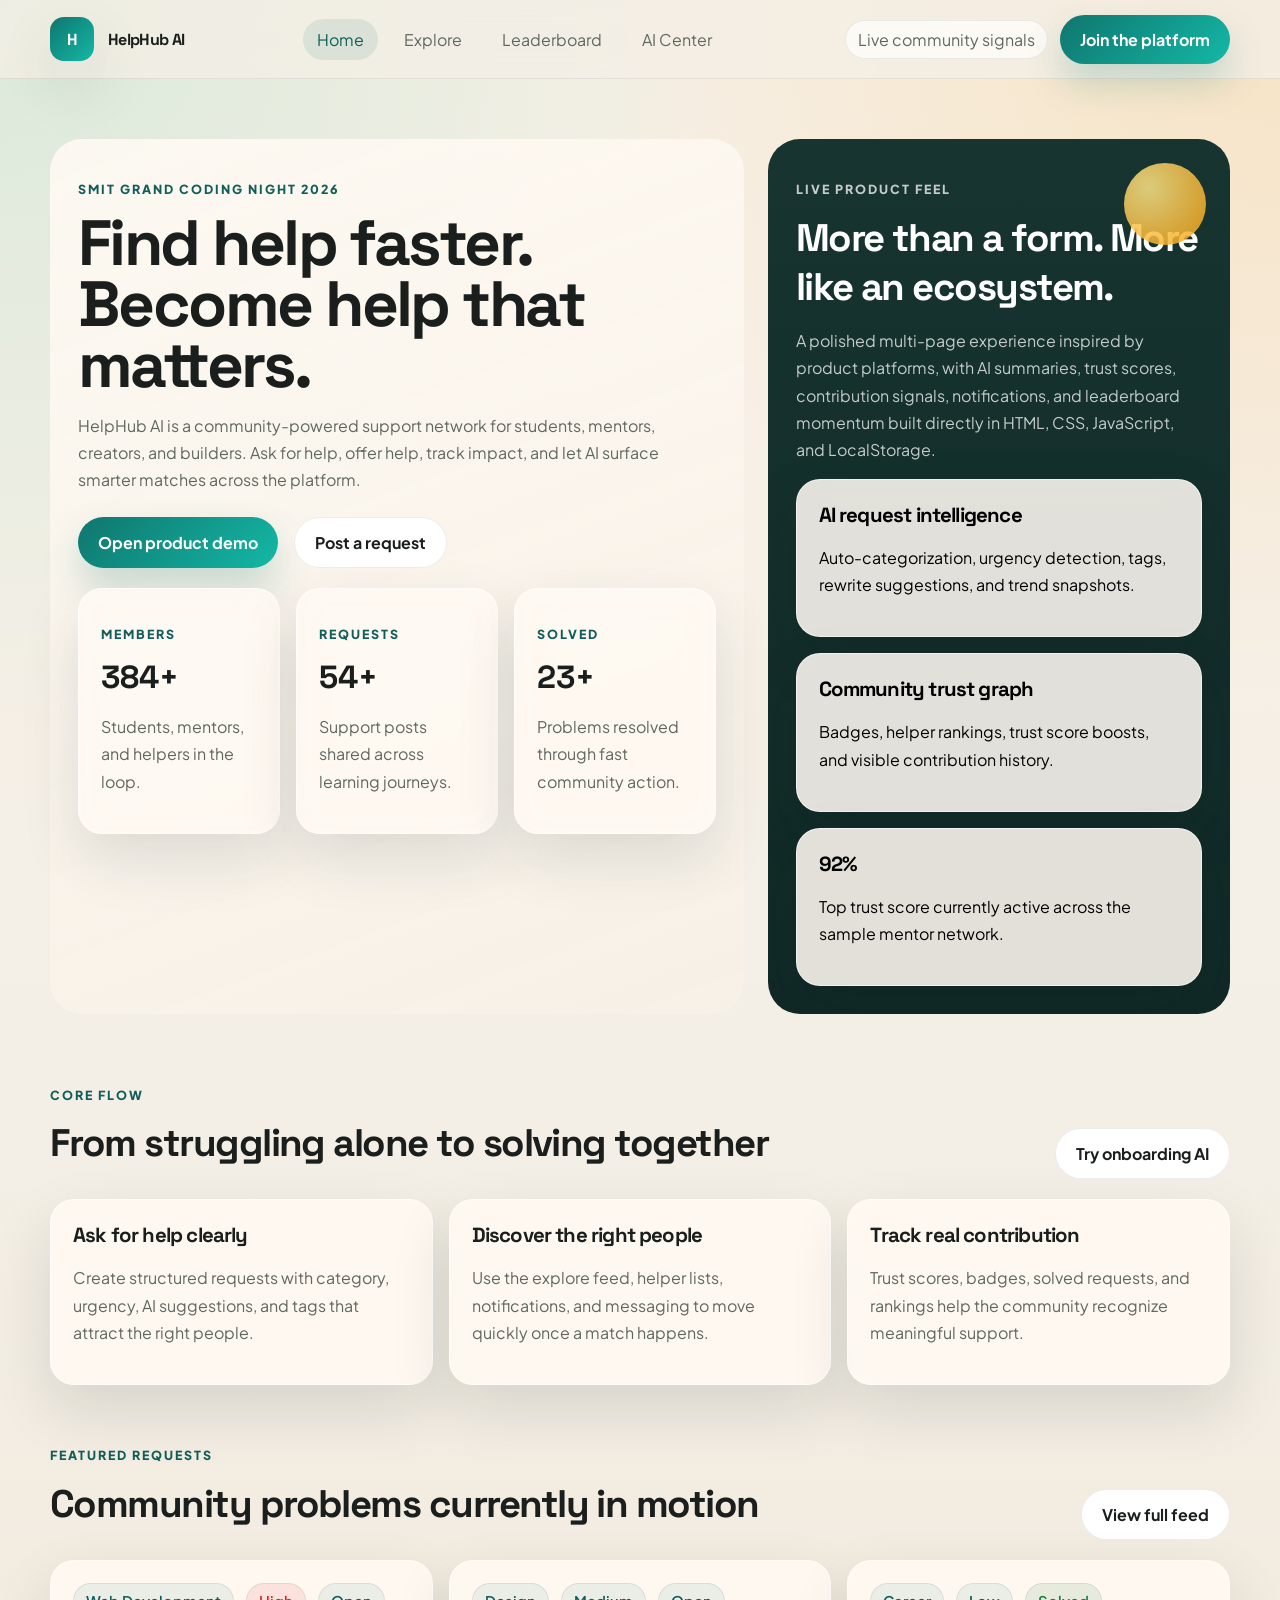
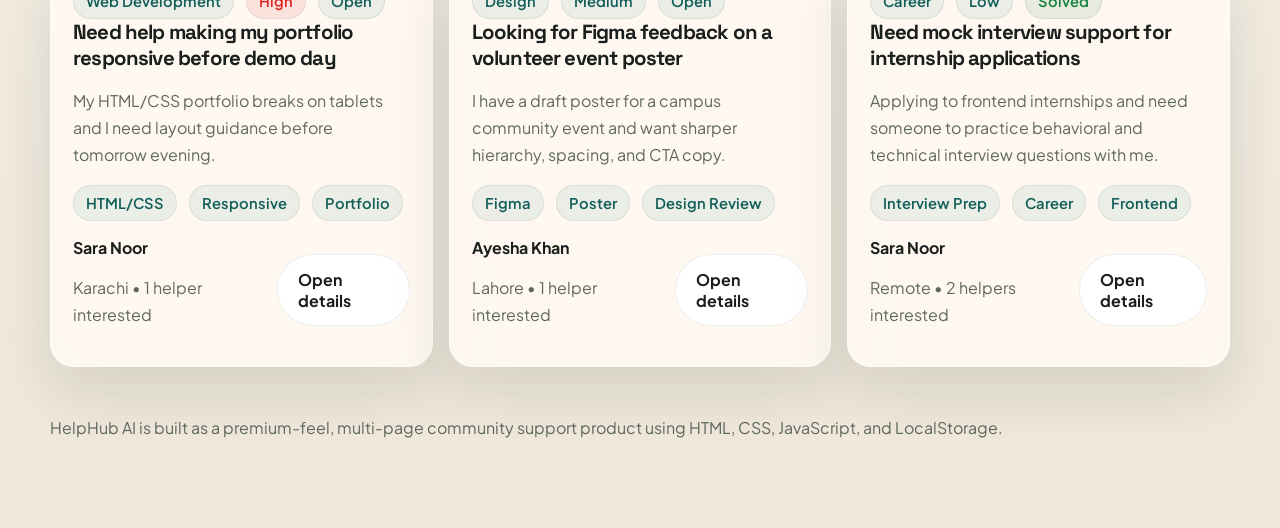
<file: coding-night/index.html>
<!DOCTYPE html>
<html lang="en">
<head>
    <meta charset="UTF-8">
    <meta name="viewport" content="width=device-width, initial-scale=1.0">
    <title>HelpHub AI | Leaderboard</title>
    <link rel="preconnect" href="https://fonts.googleapis.com">
    <link rel="preconnect" href="https://fonts.gstatic.com" crossorigin="">
    <link
        href="https://fonts.googleapis.com/css2?family=Plus+Jakarta+Sans:wght@400;500;600;700;800&amp;family=Space+Grotesk:wght@500;700&amp;display=swap"
        rel="stylesheet">
    <link rel="stylesheet" href="./assets/style.css">
    <link rel="stylesheet" href="./explore.html">
    <link rel="stylesheet" href="./leaderboard.html">
    <link rel="stylesheet" href="./ai-center.html">
    <link rel="stylesheet" href="./notifications.html">
    <link rel="stylesheet" href="./create-request.html">
    <link rel="stylesheet" href="./dashboard.html">
</head>

<body data-page="landing">
    <div class="site-shell">
        <header class="topbar">
            <div class="container nav">
                <a class="brand" href="/"><span class="brand-badge">H</span><span>HelpHub AI</span></a>
                <nav class="nav-links">
                    <a data-nav="landing" href="./index.html" class="active">Home</a>
                    <a href="./explore.html">Explore</a>
                    <a href="./leaderboard.html">Leaderboard</a>
                    <a href="./ai-center.html">AI Center</a>


                </nav>
                <div class="nav-actions">
                    <a class="pill" href="./notifications.html">Live community signals</a>
                    <a class="btn btn-primary" href="./forms.html">Join the platform</a>
                </div>
            </div>
        </header>
        <main>
            <section class="hero">
                <div class="container hero-grid">
                    <div class="hero-copy fade-in">
                        <p class="eyebrow">SMIT Grand Coding Night 2026</p>
                        <h1>Find help faster. Become help that matters.</h1>
                        <p>HelpHub AI is a community-powered support network for students, mentors, creators, and
                            builders. Ask for help, offer help, track impact, and let AI surface smarter matches across
                            the platform.</p>
                        <div class="hero-actions">
                            <a class="btn btn-primary" href="./index.html">Open product demo</a>
                            <a class="btn btn-secondary" href="./create-request.html">Post a request</a>
                        </div>
                        <div class="stats-grid">
                            <div class="stat-card">
                                <p class="eyebrow">Members</p>
                                <div class="stat-value" data-stat-members="">384+</div>
                                <p>Students, mentors, and helpers in the loop.</p>
                            </div>
                            <div class="stat-card">
                                <p class="eyebrow">Requests</p>
                                <div class="stat-value" data-stat-requests="">54+</div>
                                <p>Support posts shared across learning journeys.</p>
                            </div>
                            <div class="stat-card">
                                <p class="eyebrow">Solved</p>
                                <div class="stat-value" data-stat-solved="">23+</div>
                                <p>Problems resolved through fast community action.</p>
                            </div>
                        </div>
                    </div>
                    <div class="hero-panel fade-in">
                        <span class="orb"></span>
                        <p class="eyebrow">Live product feel</p>
                        <h2>More than a form. More like an ecosystem.</h2>
                        <p>A polished multi-page experience inspired by product platforms, with AI summaries, trust
                            scores, contribution signals, notifications, and leaderboard momentum built directly in
                            HTML, CSS, JavaScript, and LocalStorage.</p>
                        <div class="stack">
                            <div class="feature-card" style="color: black;">
                                <h3>AI request intelligence</h3>
                                <p style="color: black;">Auto-categorization, urgency detection, tags, rewrite
                                    suggestions, and trend snapshots.</p>
                            </div>
                            <div class="feature-card" style="color: black;">
                                <h3>Community trust graph</h3>
                                <p style="color: black;">Badges, helper rankings, trust score boosts, and visible
                                    contribution history.</p>
                            </div>
                            <div class="feature-card" style="color: black;">
                                <h3 data-top-score="">92%</h3>
                                <p style="color: black;">Top trust score currently active across the sample mentor
                                    network.</p>
                            </div>
                        </div>
                    </div>
                </div>
            </section>
            <section class="section">
                <div class="container">
                    <div class="section-head">
                        <div>
                            <p class="section-kicker">Core flow</p>
                            <h2>From struggling alone to solving together</h2>
                        </div>
                        <a class="btn btn-secondary" href="./on-boarding.html">Try onboarding AI</a>
                    </div>
                    <div class="card-grid">
                        <article class="feature-card fade-in">
                            <h3>Ask for help clearly</h3>
                            <p>Create structured requests with category, urgency, AI suggestions, and tags that attract
                                the right people.</p>
                        </article>
                        <article class="feature-card fade-in">
                            <h3>Discover the right people</h3>
                            <p>Use the explore feed, helper lists, notifications, and messaging to move quickly once a
                                match happens.</p>
                        </article>
                        <article class="feature-card fade-in">
                            <h3>Track real contribution</h3>
                            <p>Trust scores, badges, solved requests, and rankings help the community recognize
                                meaningful support.</p>
                        </article>
                    </div>
                </div>
            </section>
            <section class="section">
                <div class="container">
                    <div class="section-head">
                        <div>
                            <p class="section-kicker">Featured requests</p>
                            <h2>Community problems currently in motion</h2>
                        </div>
                        <a class="btn btn-secondary" href="./explore.html">View full feed</a>
                    </div>
                    <div class="card-grid" data-featured-requests="">
                        <article class="request-card fade-in">
                            <div class="card-meta">
                                <span class="tag">Web Development</span>
                                <span class="tag urgent">High</span>
                                <span class="tag ">Open</span>
                            </div>
                            <h3>Need help making my portfolio responsive before demo day</h3>
                            <p>My HTML/CSS portfolio breaks on tablets and I need layout guidance before tomorrow
                                evening.</p>
                            <div class="tag-row"><span class="tag">HTML/CSS</span><span
                                    class="tag">Responsive</span><span class="tag">Portfolio</span></div>
                            <div class="list-item" style="padding-bottom:0;border-bottom:0;">
                                <div>
                                    <strong>Sara Noor</strong>
                                    <p>Karachi • 1 helper interested</p>
                                </div>
                                <a class="btn btn-secondary" href="request-detail.html?id=req-1">Open details</a>
                            </div>
                        </article>

                        <article class="request-card fade-in">
                            <div class="card-meta">
                                <span class="tag">Design</span>
                                <span class="tag ">Medium</span>
                                <span class="tag ">Open</span>
                            </div>
                            <h3>Looking for Figma feedback on a volunteer event poster</h3>
                            <p>I have a draft poster for a campus community event and want sharper hierarchy, spacing,
                                and CTA copy.</p>
                            <div class="tag-row"><span class="tag">Figma</span><span class="tag">Poster</span><span
                                    class="tag">Design Review</span></div>
                            <div class="list-item" style="padding-bottom:0;border-bottom:0;">
                                <div>
                                    <strong>Ayesha Khan</strong>
                                    <p>Lahore • 1 helper interested</p>
                                </div>
                                <a class="btn btn-secondary" href="./request-detail.html?id=req-2">Open details</a>
                            </div>
                        </article>

                        <article class="request-card fade-in">
                            <div class="card-meta">
                                <span class="tag">Career</span>
                                <span class="tag ">Low</span>
                                <span class="tag success">Solved</span>
                            </div>
                            <h3>Need mock interview support for internship applications</h3>
                            <p>Applying to frontend internships and need someone to practice behavioral and technical
                                interview questions with me.</p>
                            <div class="tag-row"><span class="tag">Interview Prep</span><span
                                    class="tag">Career</span><span class="tag">Frontend</span></div>
                            <div class="list-item" style="padding-bottom:0;border-bottom:0;">
                                <div>
                                    <strong>Sara Noor</strong>
                                    <p>Remote • 2 helpers interested</p>
                                </div>
                                <a class="btn btn-secondary" href="./request-detail.html?id=req-3">Open details</a>
                            </div>
                        </article>
                    </div>
                </div>
            </section>
        </main>
        <footer class="footer">
            <div class="container">HelpHub AI is built as a premium-feel, multi-page community support product using
                HTML, CSS, JavaScript, and LocalStorage.</div>
        </footer>
    </div>
</body>

</html>
</file>
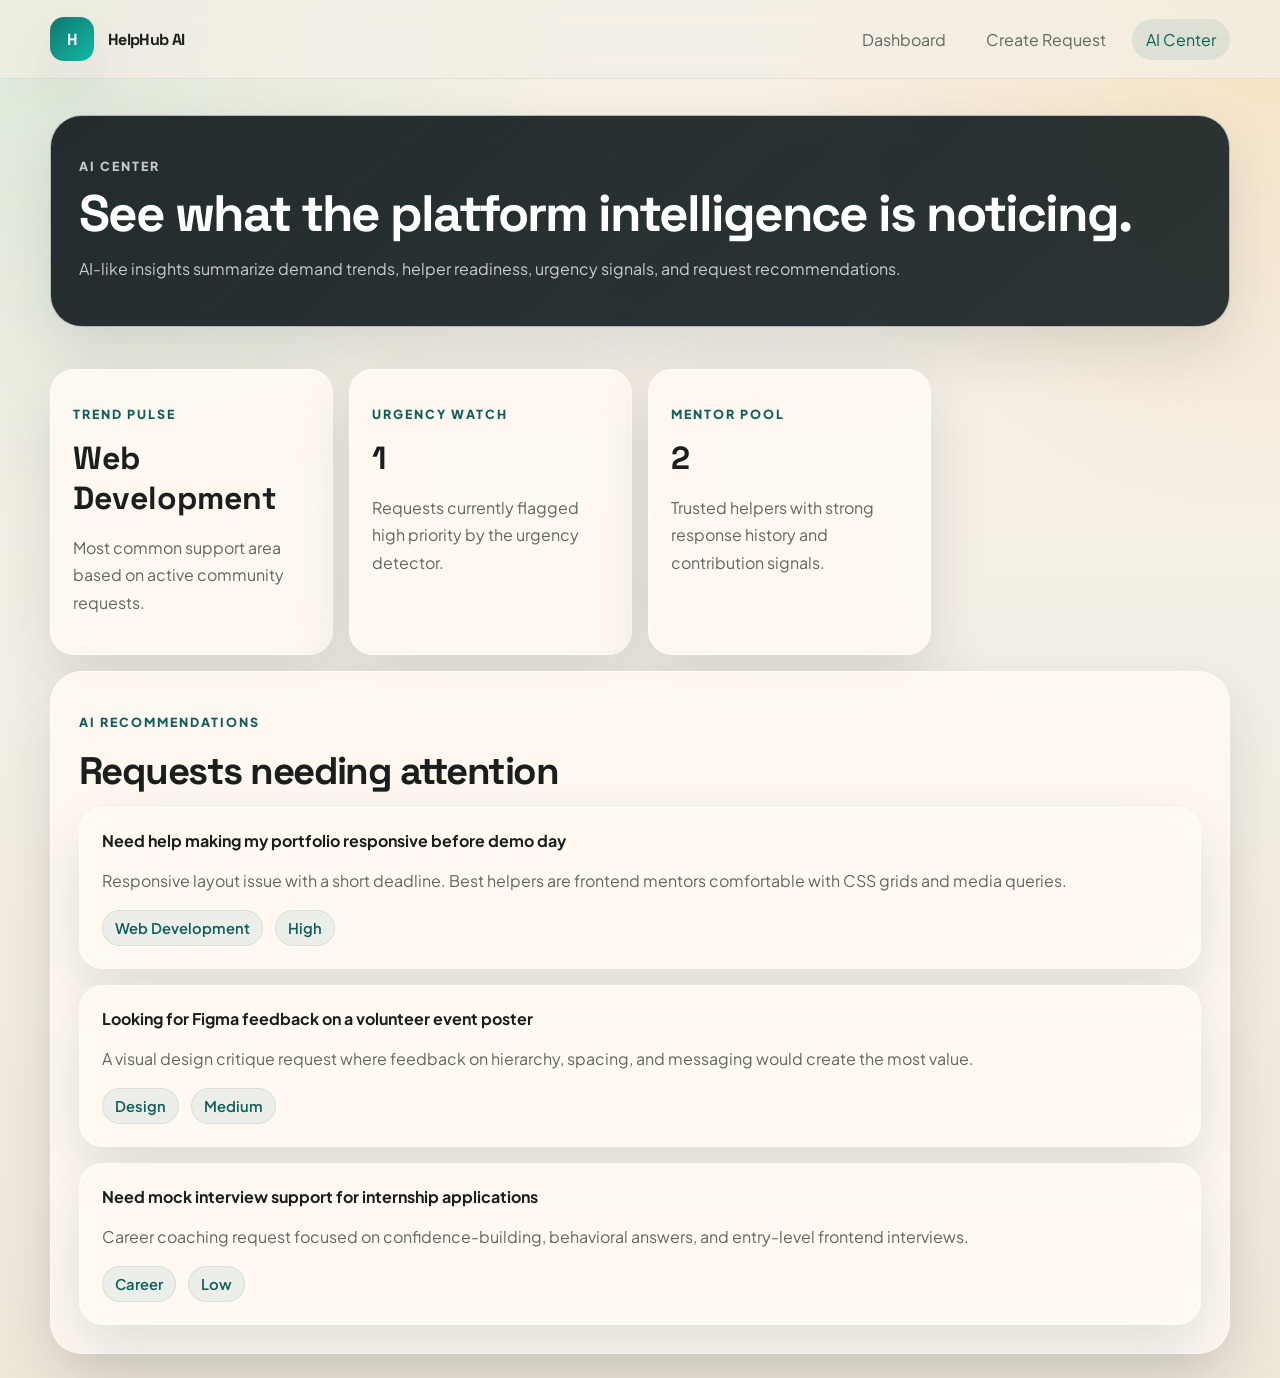
<file: coding-night/ai-center.html>
<!DOCTYPE html>
<html lang="en">
<head>
    <meta charset="UTF-8">
    <meta name="viewport" content="width=device-width, initial-scale=1.0">
    <title>HelpHub AI | AI Center</title>
    <link rel="preconnect" href="https://fonts.googleapis.com">
    <link rel="preconnect" href="https://fonts.gstatic.com" crossorigin="">
    <link
        href="https://fonts.googleapis.com/css2?family=Plus+Jakarta+Sans:wght@400;500;600;700;800&amp;family=Space+Grotesk:wght@500;700&amp;display=swap"
        rel="stylesheet">
    <link rel="stylesheet" href="./assets/style.css">
</head>

<body data-page="ai">
    <header class="topbar">
        <div class="container nav">
            <a class="brand" href="./index.html"><span class="brand-badge">H</span><span>HelpHub AI</span></a>
            <nav class="nav-links"><a href="./dashboard.html">Dashboard</a><a href="./create-request.html">Create
                    Request</a><a data-nav="ai" href="./ai-center.html" class="active">AI Center</a></nav>
        </div>
    </header>
    <main class="container">
        <section class="page-hero">
            <div class="panel">
                <p class="eyebrow">AI Center</p>
                <h1 style="font-size: clamp(2.2rem, 4vw, 4rem);">See what the platform intelligence is noticing.</h1>
                <p>AI-like insights summarize demand trends, helper readiness, urgency signals, and request
                    recommendations.</p>
            </div>
        </section>
        <section class="stack section">
            <div class="mini-grid" data-ai-summary="">
                <div class="stat-card">
                    <p class="eyebrow">Trend pulse</p>
                    <div class="stat-value">Web Development</div>
                    <p>Most common support area based on active community requests.</p>
                </div>
                <div class="stat-card">
                    <p class="eyebrow">Urgency watch</p>
                    <div class="stat-value">1</div>
                    <p>Requests currently flagged high priority by the urgency detector.</p>
                </div>
                <div class="stat-card">
                    <p class="eyebrow">Mentor pool</p>
                    <div class="stat-value">2</div>
                    <p>Trusted helpers with strong response history and contribution signals.</p>
                </div>
            </div>
            <div class="panel">
                <p class="section-kicker">AI recommendations</p>
                <h2>Requests needing attention</h2>
                <div class="stack" data-ai-recommendations="">
                    <div class="timeline-item"><strong>Need help making my portfolio responsive before demo day</strong>
                        <p>Responsive layout issue with a short deadline. Best helpers are frontend mentors comfortable
                            with CSS grids and media queries.</p>
                        <div class="tag-row"><span class="tag">Web Development</span><span class="tag">High</span></div>
                    </div>

                    <div class="timeline-item"><strong>Looking for Figma feedback on a volunteer event poster</strong>
                        <p>A visual design critique request where feedback on hierarchy, spacing, and messaging would
                            create the most value.</p>
                        <div class="tag-row"><span class="tag">Design</span><span class="tag">Medium</span></div>
                    </div>

                    <div class="timeline-item"><strong>Need mock interview support for internship applications</strong>
                        <p>Career coaching request focused on confidence-building, behavioral answers, and entry-level
                            frontend interviews.</p>
                        <div class="tag-row"><span class="tag">Career</span><span class="tag">Low</span></div>
                    </div>
                </div>
            </div>
        </section>
    </main>


</body>

</html>
</file>
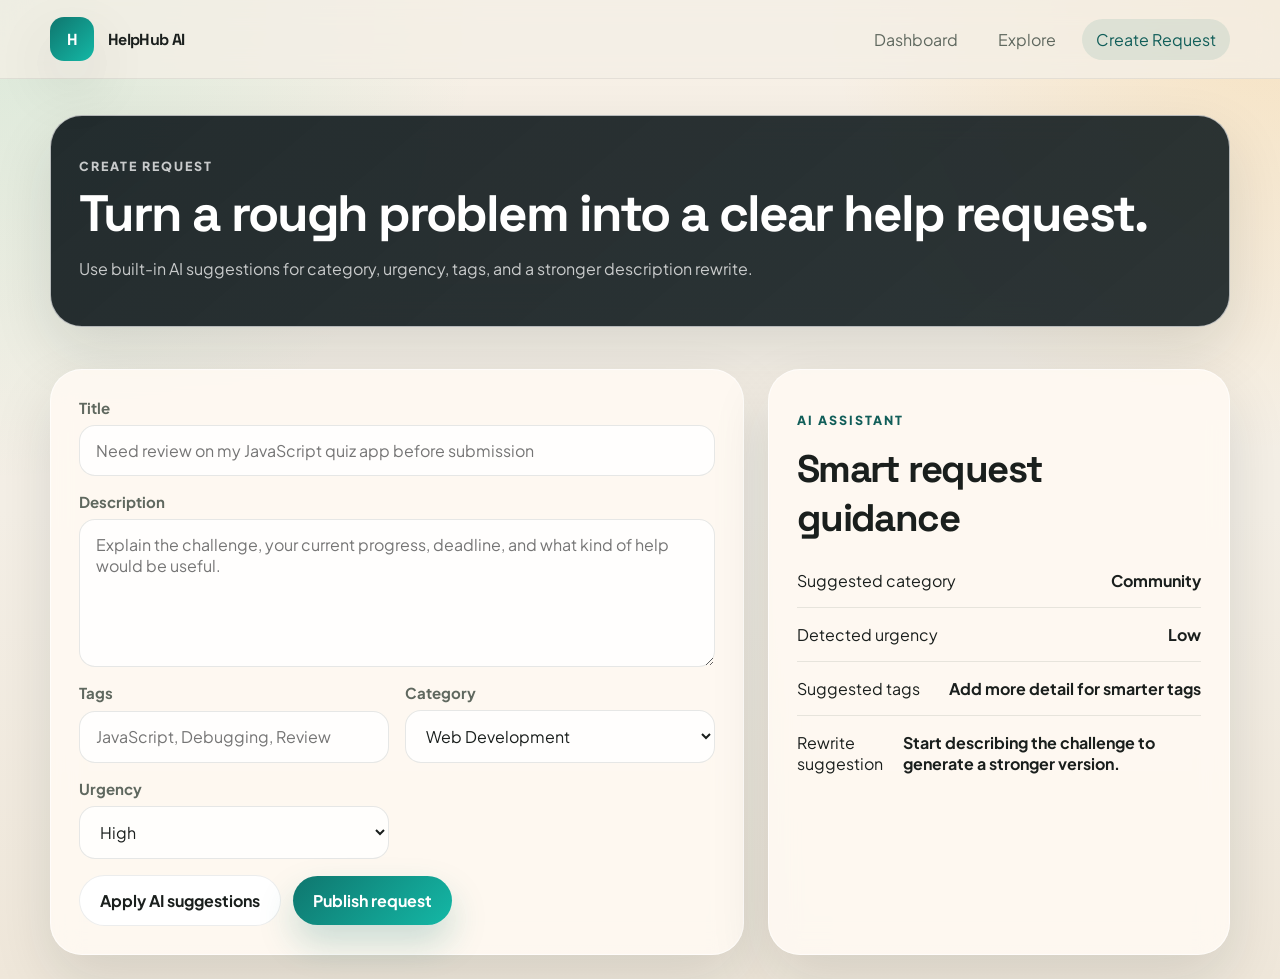
<file: coding-night/create-request.html>
<!DOCTYPE html>
<html lang="en">
<head>
    <meta charset="UTF-8">
    <meta name="viewport" content="width=device-width, initial-scale=1.0">
    <title>HelpHub AI | Create Request</title>
    <link rel="preconnect" href="https://fonts.googleapis.com">
    <link rel="preconnect" href="https://fonts.gstatic.com" crossorigin="">
    <link
        href="https://fonts.googleapis.com/css2?family=Plus+Jakarta+Sans:wght@400;500;600;700;800&amp;family=Space+Grotesk:wght@500;700&amp;display=swap"
        rel="stylesheet">
    <link rel="stylesheet" href="./assets/style.css">
</head>

<body data-page="create">
    <header class="topbar">
        <div class="container nav">
            <a class="brand" href="./index.html"><span class="brand-badge">H</span><span>HelpHub AI</span></a>
            <nav class="nav-links"><a href="./dashboard.html">Dashboard</a><a href="./explore.html">Explore</a><a
                    data-nav="create" href="./create-request.html" class="active">Create Request</a></nav>
        </div>
    </header>
    <main class="container">
        <section class="page-hero">
            <div class="panel">
                <p class="eyebrow">Create request</p>
                <h1 style="font-size: clamp(2.2rem, 4vw, 4rem);">Turn a rough problem into a clear help request.</h1>
                <p>Use built-in AI suggestions for category, urgency, tags, and a stronger description rewrite.</p>
            </div>
        </section>
        <section class="detail-grid section">
            <form class="form-card stack" data-create-form="">
                <div class="field"><label for="request-title">Title</label><input id="request-title" type="text"
                        placeholder="Need review on my JavaScript quiz app before submission" required=""></div>
                <div class="field"><label for="request-description">Description</label><textarea
                        id="request-description"
                        placeholder="Explain the challenge, your current progress, deadline, and what kind of help would be useful."
                        required=""></textarea></div>
                <div class="form-grid">
                    <div class="field"><label for="request-tags">Tags</label><input id="request-tags" type="text"
                            placeholder="JavaScript, Debugging, Review"></div>
                    <div class="field"><label for="request-category">Category</label><select id="request-category"
                            required="">
                            <option>Web Development</option>
                            <option>Design</option>
                            <option>Career</option>
                            <option>Academics</option>
                            <option>Content</option>
                            <option>Community</option>
                        </select></div>
                    <div class="field"><label for="request-urgency">Urgency</label><select id="request-urgency"
                            required="">
                            <option>Critical</option>
                            <option selected="">High</option>
                            <option>Medium</option>
                            <option>Low</option>
                        </select></div>
                </div>
                <div class="row"><button class="btn btn-secondary" type="button" data-fill-ai="">Apply AI
                        suggestions</button><button class="btn btn-primary" type="submit">Publish request</button></div>
            </form>
            <aside class="panel">
                <p class="section-kicker">AI assistant</p>
                <h2>Smart request guidance</h2>
                <div data-ai-request-insights="">
                    <div class="metric"><span>Suggested category</span><strong>Community</strong></div>
                    <div class="metric"><span>Detected urgency</span><strong>Low</strong></div>
                    <div class="metric"><span>Suggested tags</span><strong>Add more detail for smarter tags</strong>
                    </div>
                    <div class="metric"><span>Rewrite suggestion</span><strong>Start describing the challenge to
                            generate a stronger version.</strong></div>
                </div>
            </aside>
        </section>
    </main>


</body>

</html>
</file>
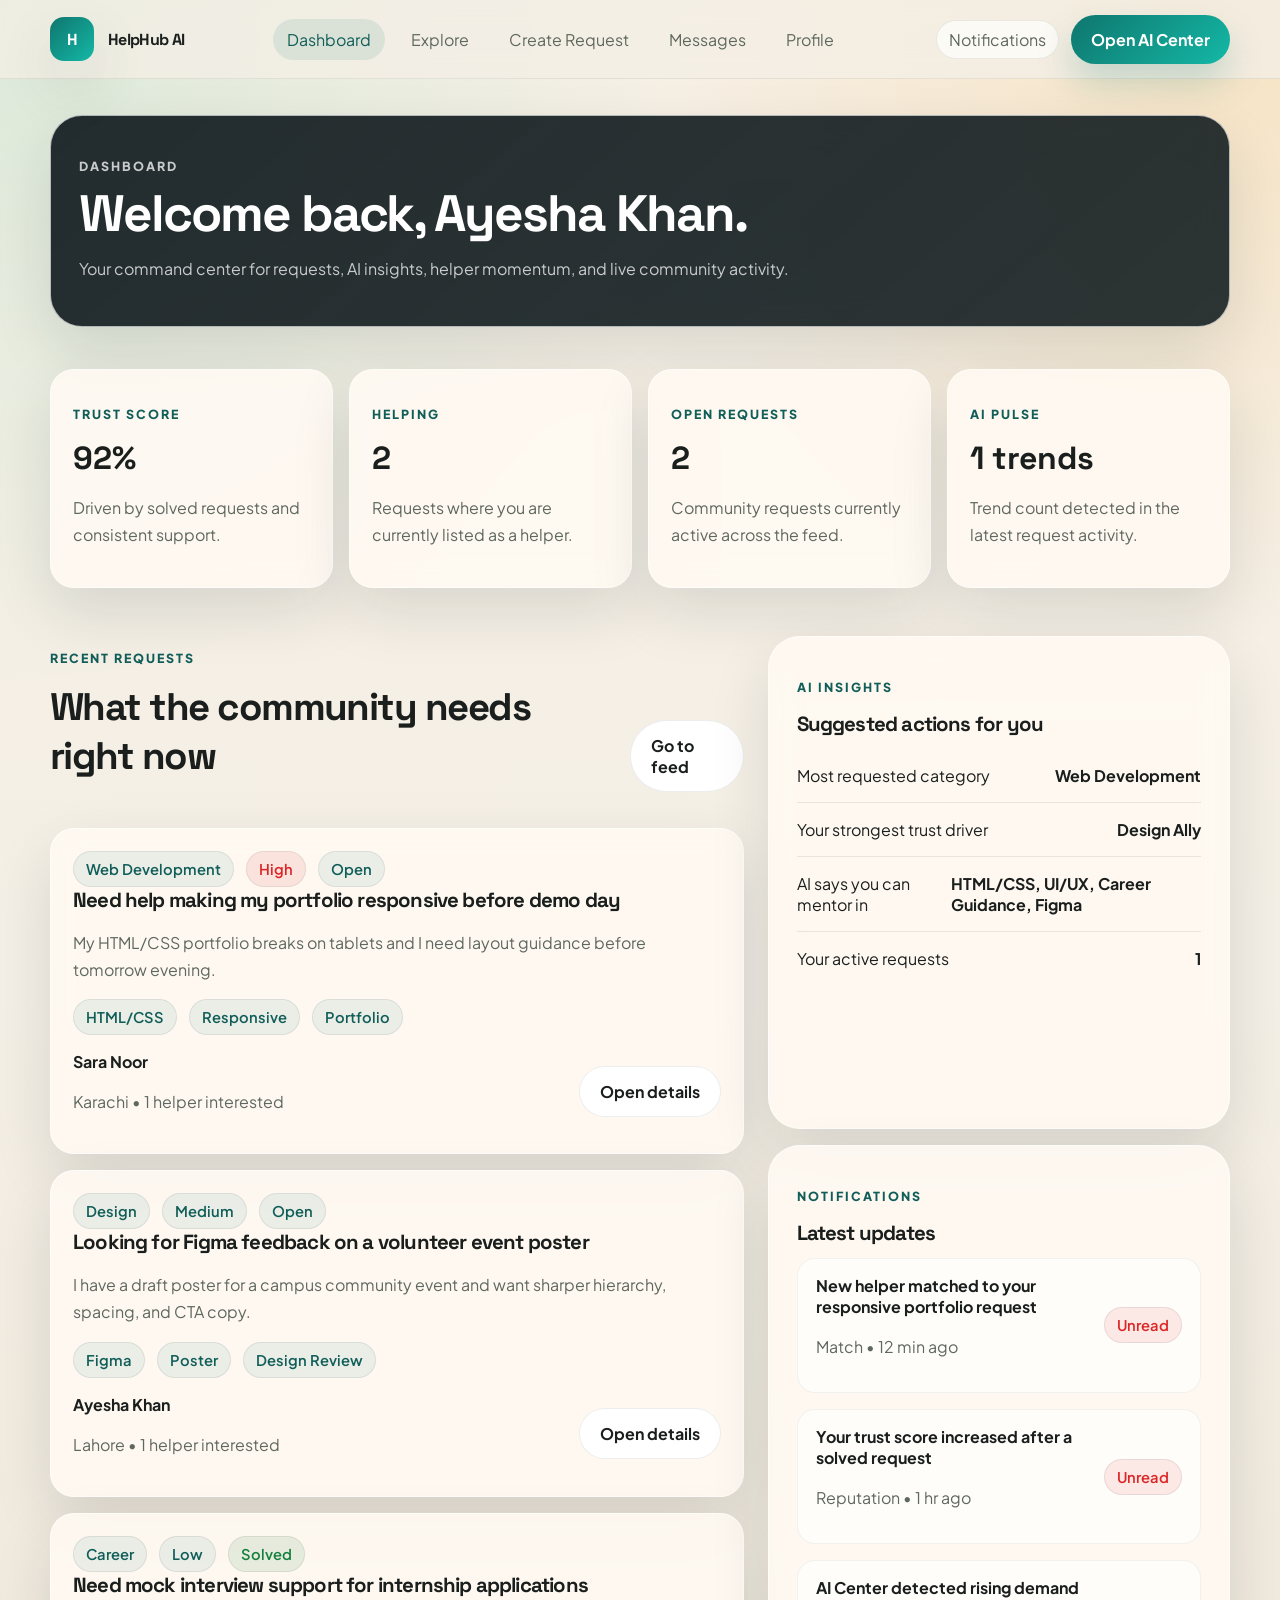
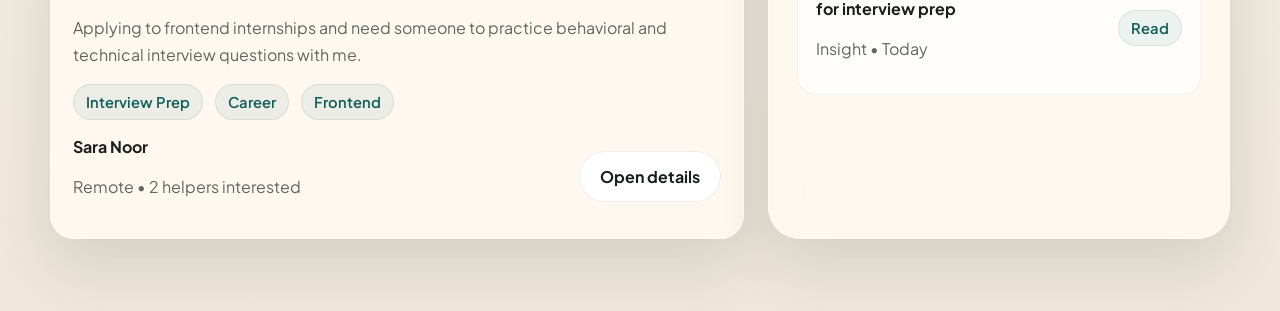
<file: coding-night/dashboard.html>
<!DOCTYPE html>
<html lang="en">
<head>
    <meta charset="UTF-8">
    <meta name="viewport" content="width=device-width, initial-scale=1.0">
    <title>HelpHub AI | Dashboard</title>
    <link rel="preconnect" href="https://fonts.googleapis.com">
    <link rel="preconnect" href="https://fonts.gstatic.com" crossorigin="">
    <link
        href="https://fonts.googleapis.com/css2?family=Plus+Jakarta+Sans:wght@400;500;600;700;800&amp;family=Space+Grotesk:wght@500;700&amp;display=swap"
        rel="stylesheet">
    <link rel="stylesheet" href="./assets/style.css">
</head>

<body data-page="dashboard">
    <div class="site-shell">
        <header class="topbar">
            <div class="container nav">
                <a class="brand" href="./index.html"><span class="brand-badge">H</span><span>HelpHub AI</span></a>
                <nav class="nav-links">
                    <a data-nav="dashboard" href="./dashboard.html" class="active">Dashboard</a>
                    <a href="./explore.html">Explore</a>
                    <a href="./create-request.html">Create Request</a>
                    <a href="./message.html">Messages</a>
                    <a href="./profile.html">Profile</a>
                </nav>
                <div class="nav-actions"><a class="pill" href="./notifications.html">Notifications</a><a
                        class="btn btn-primary" href="./ai-center.html">Open AI Center</a></div>
            </div>
        </header>
        <main class="container">
            <section class="page-hero">
                <div class="panel">
                    <p class="eyebrow">Dashboard</p>
                    <h1 style="font-size: clamp(2.3rem, 4vw, 4.2rem);">Welcome back, <span data-dashboard-name="">Ayesha
                            Khan</span>.</h1>
                    <p>Your command center for requests, AI insights, helper momentum, and live community activity.</p>
                </div>
            </section>
            <section class="mini-grid section">
                <div class="stat-card">
                    <p class="eyebrow">Trust score</p>
                    <div class="stat-value" data-stat-trust="">92%</div>
                    <p>Driven by solved requests and consistent support.</p>
                </div>
                <div class="stat-card">
                    <p class="eyebrow">Helping</p>
                    <div class="stat-value" data-stat-helping="">2</div>
                    <p>Requests where you are currently listed as a helper.</p>
                </div>
                <div class="stat-card">
                    <p class="eyebrow">Open requests</p>
                    <div class="stat-value" data-stat-open="">2</div>
                    <p>Community requests currently active across the feed.</p>
                </div>
                <div class="stat-card">
                    <p class="eyebrow">AI pulse</p>
                    <div class="stat-value" data-stat-insights="">1 trends</div>
                    <p>Trend count detected in the latest request activity.</p>
                </div>
            </section>
            <section class="dashboard-grid section">
                <div class="stack">
                    <div class="section-head">
                        <div>
                            <p class="section-kicker">Recent requests</p>
                            <h2>What the community needs right now</h2>
                        </div><a class="btn btn-secondary" href="/explore">Go to feed</a>
                    </div>
                    <div class="stack" data-dashboard-requests="">
                        <article class="request-card fade-in">
                            <div class="card-meta">
                                <span class="tag">Web Development</span>
                                <span class="tag urgent">High</span>
                                <span class="tag ">Open</span>
                            </div>
                            <h3>Need help making my portfolio responsive before demo day</h3>
                            <p>My HTML/CSS portfolio breaks on tablets and I need layout guidance before tomorrow
                                evening.</p>
                            <div class="tag-row"><span class="tag">HTML/CSS</span><span
                                    class="tag">Responsive</span><span class="tag">Portfolio</span></div>
                            <div class="list-item" style="padding-bottom:0;border-bottom:0;">
                                <div>
                                    <strong>Sara Noor</strong>
                                    <p>Karachi • 1 helper interested</p>
                                </div>
                                <a class="btn btn-secondary" href="request-detail.html?id=req-1">Open details</a>
                            </div>
                        </article>

                        <article class="request-card fade-in">
                            <div class="card-meta">
                                <span class="tag">Design</span>
                                <span class="tag ">Medium</span>
                                <span class="tag ">Open</span>
                            </div>
                            <h3>Looking for Figma feedback on a volunteer event poster</h3>
                            <p>I have a draft poster for a campus community event and want sharper hierarchy, spacing,
                                and CTA copy.</p>
                            <div class="tag-row"><span class="tag">Figma</span><span class="tag">Poster</span><span
                                    class="tag">Design Review</span></div>
                            <div class="list-item" style="padding-bottom:0;border-bottom:0;">
                                <div>
                                    <strong>Ayesha Khan</strong>
                                    <p>Lahore • 1 helper interested</p>
                                </div>
                                <a class="btn btn-secondary" href="request-detail.html?id=req-2">Open details</a>
                            </div>
                        </article>

                        <article class="request-card fade-in">
                            <div class="card-meta">
                                <span class="tag">Career</span>
                                <span class="tag ">Low</span>
                                <span class="tag success">Solved</span>
                            </div>
                            <h3>Need mock interview support for internship applications</h3>
                            <p>Applying to frontend internships and need someone to practice behavioral and technical
                                interview questions with me.</p>
                            <div class="tag-row"><span class="tag">Interview Prep</span><span
                                    class="tag">Career</span><span class="tag">Frontend</span></div>
                            <div class="list-item" style="padding-bottom:0;border-bottom:0;">
                                <div>
                                    <strong>Sara Noor</strong>
                                    <p>Remote • 2 helpers interested</p>
                                </div>
                                <a class="btn btn-secondary" href="request-detail.html?id=req-3">Open details</a>
                            </div>
                        </article>
                    </div>
                </div>
                <div class="stack">
                    <div class="panel">
                        <p class="section-kicker">AI insights</p>
                        <h3>Suggested actions for you</h3>
                        <div data-dashboard-ai="">
                            <div class="metric"><span>Most requested category</span><strong>Web Development</strong>
                            </div>
                            <div class="metric"><span>Your strongest trust driver</span><strong>Design Ally</strong>
                            </div>
                            <div class="metric"><span>AI says you can mentor in</span><strong>HTML/CSS, UI/UX, Career
                                    Guidance, Figma</strong></div>
                            <div class="metric"><span>Your active requests</span><strong>1</strong></div>
                        </div>
                    </div>
                    <div class="panel">
                        <p class="section-kicker">Notifications</p>
                        <h3>Latest updates</h3>
                        <div class="notif-list" data-dashboard-notes="">
                            <div class="notif-item">
                                <div><strong>New helper matched to your responsive portfolio request</strong>
                                    <p>Match • 12 min ago</p>
                                </div><span class="tag urgent">Unread</span>
                            </div>

                            <div class="notif-item">
                                <div><strong>Your trust score increased after a solved request</strong>
                                    <p>Reputation • 1 hr ago</p>
                                </div><span class="tag urgent">Unread</span>
                            </div>

                            <div class="notif-item">
                                <div><strong>AI Center detected rising demand for interview prep</strong>
                                    <p>Insight • Today</p>
                                </div><span class="tag ">Read</span>
                            </div>
                        </div>
                    </div>
                </div>
            </section>
        </main>
    </div>


</body>

</html>
</file>
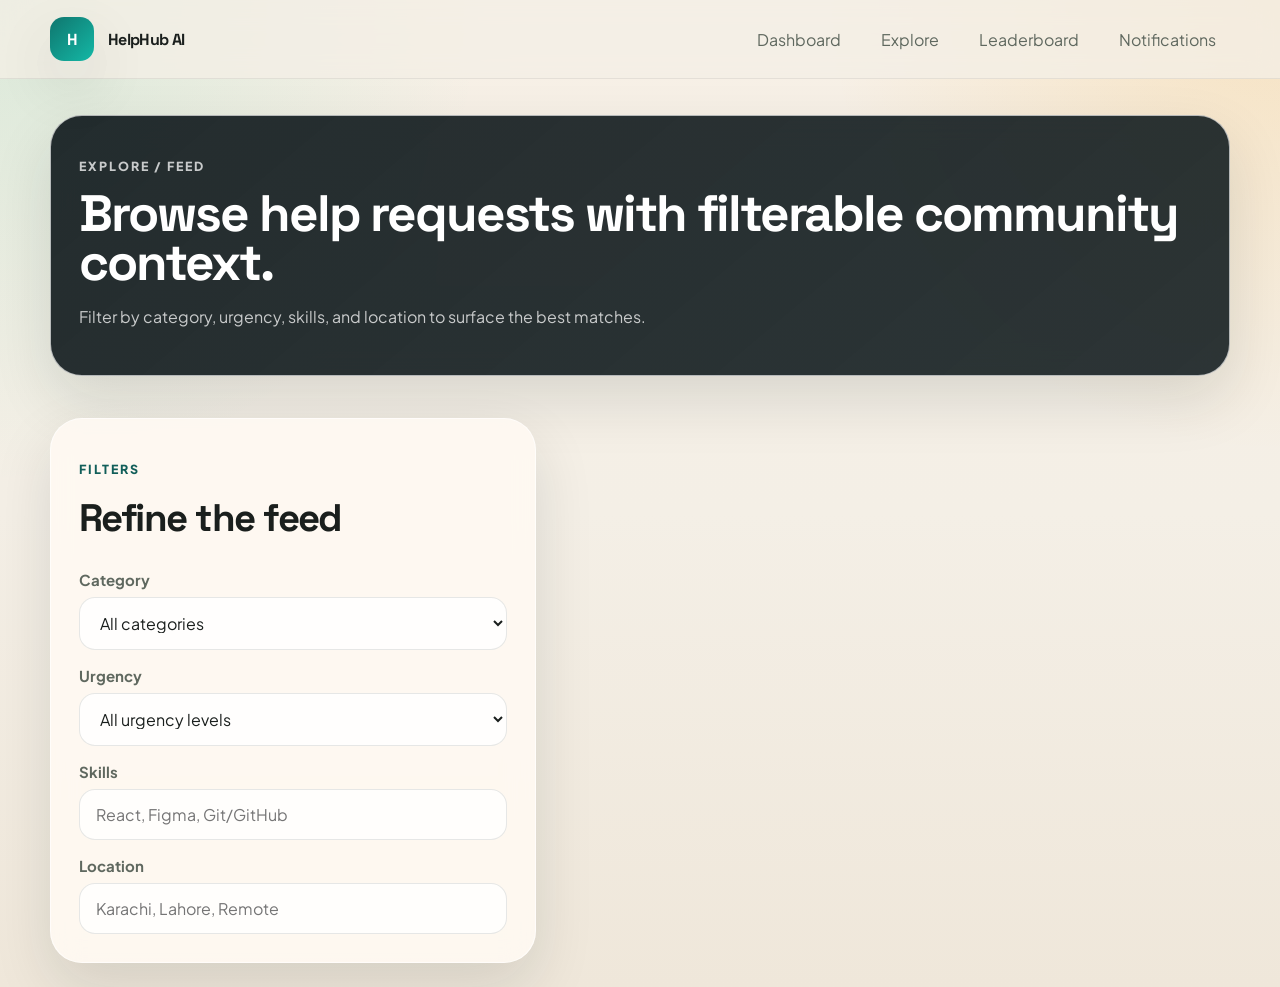
<file: coding-night/explore.html>
<!DOCTYPE html>
<html lang="en">
<head>
    <meta charset="UTF-8" />
    <meta name="viewport" content="width=device-width, initial-scale=1.0" />
    <title>HelpHub AI | Explore Requests</title>
    <link rel="preconnect" href="https://fonts.googleapis.com" />
    <link rel="preconnect" href="https://fonts.gstatic.com" crossorigin />
    <link
        href="https://fonts.googleapis.com/css2?family=Plus+Jakarta+Sans:wght@400;500;600;700;800&family=Space+Grotesk:wght@500;700&display=swap"
        rel="stylesheet" />
    <link rel="stylesheet" href="./assets/style.css" />
</head>

<body data-page="explore">
    <header class="topbar">
        <div class="container nav">
            <a class='brand' href='./index.html'><span class="brand-badge">H</span><span>HelpHub AI</span></a>
            <nav class="nav-links"><a href='./dashboard.html'>Dashboard</a><a data-nav='explore'
                    href='./explore.html'>Explore</a><a href='./leaderboard.html'>Leaderboard</a><a
                    href='./notifications.html'>Notifications</a></nav>
        </div>
    </header>
    <main class="container">
        <section class="page-hero">
            <div class="panel">
                <p class="eyebrow">Explore / Feed</p>
                <h1 style="font-size: clamp(2.2rem, 4vw, 4rem);">Browse help requests with filterable community context.
                </h1>
                <p>Filter by category, urgency, skills, and location to surface the best matches.</p>
            </div>
        </section>
        <section class="feed-grid section">
            <form class="panel stack" data-filter-form>
                <div>
                    <p class="section-kicker">Filters</p>
                    <h2>Refine the feed</h2>
                </div>
                <div class="field"><label>Category</label><select name="category">
                        <option value="">All categories</option>
                        <option>Web Development</option>
                        <option>Design</option>
                        <option>Career</option>
                        <option>Academics</option>
                        <option>Content</option>
                        <option>Community</option>
                    </select></div>
                <div class="field"><label>Urgency</label><select name="urgency">
                        <option value="">All urgency levels</option>
                        <option>Critical</option>
                        <option>High</option>
                        <option>Medium</option>
                        <option>Low</option>
                    </select></div>
                <div class="field"><label>Skills</label><input name="skill" type="text"
                        placeholder="React, Figma, Git/GitHub" /></div>
                <div class="field"><label>Location</label><input name="location" type="text"
                        placeholder="Karachi, Lahore, Remote" /></div>
            </form>
            <div class="stack" data-feed-results></div>
        </section>
    </main>
</body>

</html>
</file>
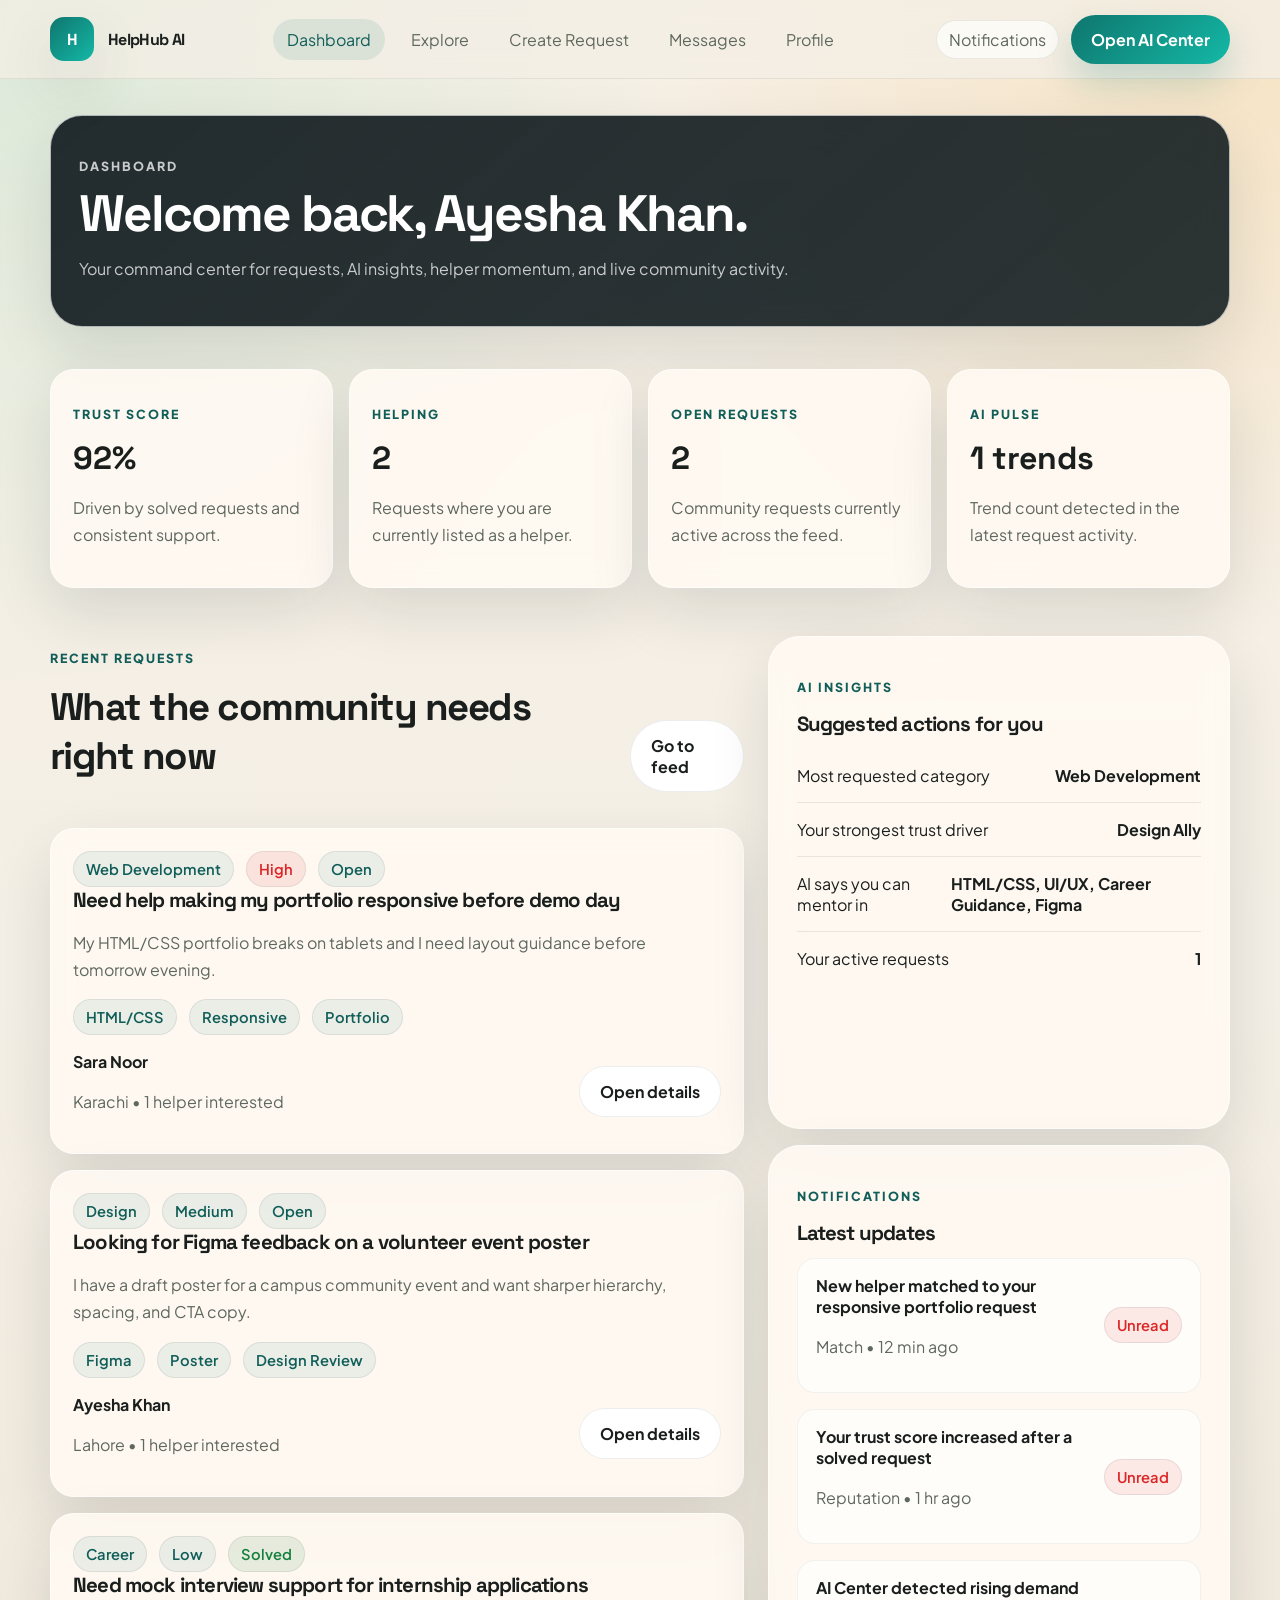
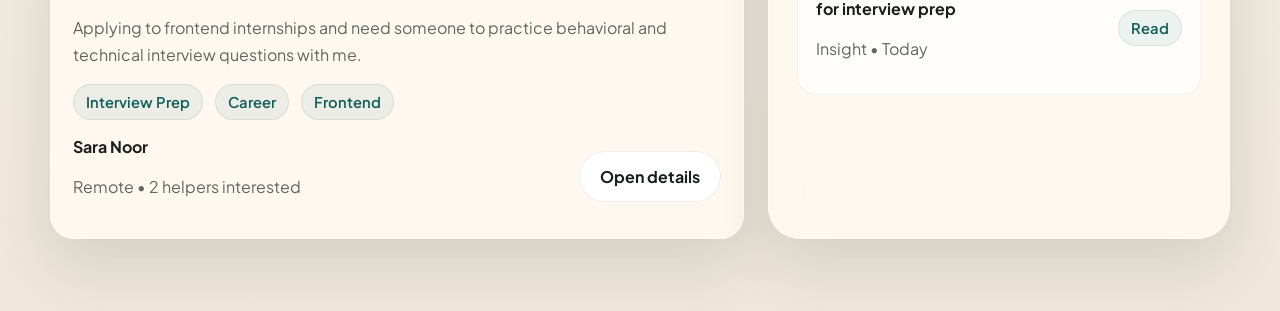
<file: coding-night/forms.html>
<html lang="en">

<head>
    <meta charset="UTF-8">
    <meta name="viewport" content="width=device-width, initial-scale=1.0">
    <title>HelpHub AI | Dashboard</title>
    <link rel="preconnect" href="https://fonts.googleapis.com">
    <link rel="preconnect" href="https://fonts.gstatic.com" crossorigin="">
    <link
        href="https://fonts.googleapis.com/css2?family=Plus+Jakarta+Sans:wght@400;500;600;700;800&amp;family=Space+Grotesk:wght@500;700&amp;display=swap"
        rel="stylesheet">
    <link rel="stylesheet" href="./assets/style.css">
</head>

<body data-page="dashboard">
    <div class="site-shell">
        <header class="topbar">
            <div class="container nav">
                <a class="brand" href="./index.html"><span class="brand-badge">H</span><span>HelpHub AI</span></a>
                <nav class="nav-links">
                    <a data-nav="dashboard" href="./dashboard.html" class="active">Dashboard</a>
                    <a href="./explore.html">Explore</a>
                    <a href="./create-request.html">Create Request</a>
                    <a href="./messages.html">Messages</a>
                    <a href="./profile.html">Profile</a>
                </nav>
                <div class="nav-actions"><a class="pill" href="./notifications.html">Notifications</a><a
                        class="btn btn-primary" href="./ai-center.html">Open AI Center</a></div>
            </div>
        </header>
        <main class="container">
            <section class="page-hero">
                <div class="panel">
                    <p class="eyebrow">Dashboard</p>
                    <h1 style="font-size: clamp(2.3rem, 4vw, 4.2rem);">Welcome back, <span data-dashboard-name="">Ayesha
                            Khan</span>.</h1>
                    <p>Your command center for requests, AI insights, helper momentum, and live community activity.</p>
                </div>
            </section>
            <section class="mini-grid section">
                <div class="stat-card">
                    <p class="eyebrow">Trust score</p>
                    <div class="stat-value" data-stat-trust="">92%</div>
                    <p>Driven by solved requests and consistent support.</p>
                </div>
                <div class="stat-card">
                    <p class="eyebrow">Helping</p>
                    <div class="stat-value" data-stat-helping="">2</div>
                    <p>Requests where you are currently listed as a helper.</p>
                </div>
                <div class="stat-card">
                    <p class="eyebrow">Open requests</p>
                    <div class="stat-value" data-stat-open="">2</div>
                    <p>Community requests currently active across the feed.</p>
                </div>
                <div class="stat-card">
                    <p class="eyebrow">AI pulse</p>
                    <div class="stat-value" data-stat-insights="">1 trends</div>
                    <p>Trend count detected in the latest request activity.</p>
                </div>
            </section>
            <section class="dashboard-grid section">
                <div class="stack">
                    <div class="section-head">
                        <div>
                            <p class="section-kicker">Recent requests</p>
                            <h2>What the community needs right now</h2>
                        </div><a class="btn btn-secondary" href="/explore">Go to feed</a>
                    </div>
                    <div class="stack" data-dashboard-requests="">
                        <article class="request-card fade-in">
                            <div class="card-meta">
                                <span class="tag">Web Development</span>
                                <span class="tag urgent">High</span>
                                <span class="tag ">Open</span>
                            </div>
                            <h3>Need help making my portfolio responsive before demo day</h3>
                            <p>My HTML/CSS portfolio breaks on tablets and I need layout guidance before tomorrow
                                evening.</p>
                            <div class="tag-row"><span class="tag">HTML/CSS</span><span
                                    class="tag">Responsive</span><span class="tag">Portfolio</span></div>
                            <div class="list-item" style="padding-bottom:0;border-bottom:0;">
                                <div>
                                    <strong>Sara Noor</strong>
                                    <p>Karachi • 1 helper interested</p>
                                </div>
                                <a class="btn btn-secondary" href="request-detail.html?id=req-1">Open details</a>
                            </div>
                        </article>

                        <article class="request-card fade-in">
                            <div class="card-meta">
                                <span class="tag">Design</span>
                                <span class="tag ">Medium</span>
                                <span class="tag ">Open</span>
                            </div>
                            <h3>Looking for Figma feedback on a volunteer event poster</h3>
                            <p>I have a draft poster for a campus community event and want sharper hierarchy, spacing,
                                and CTA copy.</p>
                            <div class="tag-row"><span class="tag">Figma</span><span class="tag">Poster</span><span
                                    class="tag">Design Review</span></div>
                            <div class="list-item" style="padding-bottom:0;border-bottom:0;">
                                <div>
                                    <strong>Ayesha Khan</strong>
                                    <p>Lahore • 1 helper interested</p>
                                </div>
                                <a class="btn btn-secondary" href="request-detail.html?id=req-2">Open details</a>
                            </div>
                        </article>

                        <article class="request-card fade-in">
                            <div class="card-meta">
                                <span class="tag">Career</span>
                                <span class="tag ">Low</span>
                                <span class="tag success">Solved</span>
                            </div>
                            <h3>Need mock interview support for internship applications</h3>
                            <p>Applying to frontend internships and need someone to practice behavioral and technical
                                interview questions with me.</p>
                            <div class="tag-row"><span class="tag">Interview Prep</span><span
                                    class="tag">Career</span><span class="tag">Frontend</span></div>
                            <div class="list-item" style="padding-bottom:0;border-bottom:0;">
                                <div>
                                    <strong>Sara Noor</strong>
                                    <p>Remote • 2 helpers interested</p>
                                </div>
                                <a class="btn btn-secondary" href="request-detail.html?id=req-3">Open details</a>
                            </div>
                        </article>
                    </div>
                </div>
                <div class="stack">
                    <div class="panel">
                        <p class="section-kicker">AI insights</p>
                        <h3>Suggested actions for you</h3>
                        <div data-dashboard-ai="">
                            <div class="metric"><span>Most requested category</span><strong>Web Development</strong>
                            </div>
                            <div class="metric"><span>Your strongest trust driver</span><strong>Design Ally</strong>
                            </div>
                            <div class="metric"><span>AI says you can mentor in</span><strong>HTML/CSS, UI/UX, Career
                                    Guidance, Figma</strong></div>
                            <div class="metric"><span>Your active requests</span><strong>1</strong></div>
                        </div>
                    </div>
                    <div class="panel">
                        <p class="section-kicker">Notifications</p>
                        <h3>Latest updates</h3>
                        <div class="notif-list" data-dashboard-notes="">
                            <div class="notif-item">
                                <div><strong>New helper matched to your responsive portfolio request</strong>
                                    <p>Match • 12 min ago</p>
                                </div><span class="tag urgent">Unread</span>
                            </div>

                            <div class="notif-item">
                                <div><strong>Your trust score increased after a solved request</strong>
                                    <p>Reputation • 1 hr ago</p>
                                </div><span class="tag urgent">Unread</span>
                            </div>

                            <div class="notif-item">
                                <div><strong>AI Center detected rising demand for interview prep</strong>
                                    <p>Insight • Today</p>
                                </div><span class="tag ">Read</span>
                            </div>
                        </div>
                    </div>
                </div>
            </section>
        </main>
    </div>


</body>

</html>
</file>
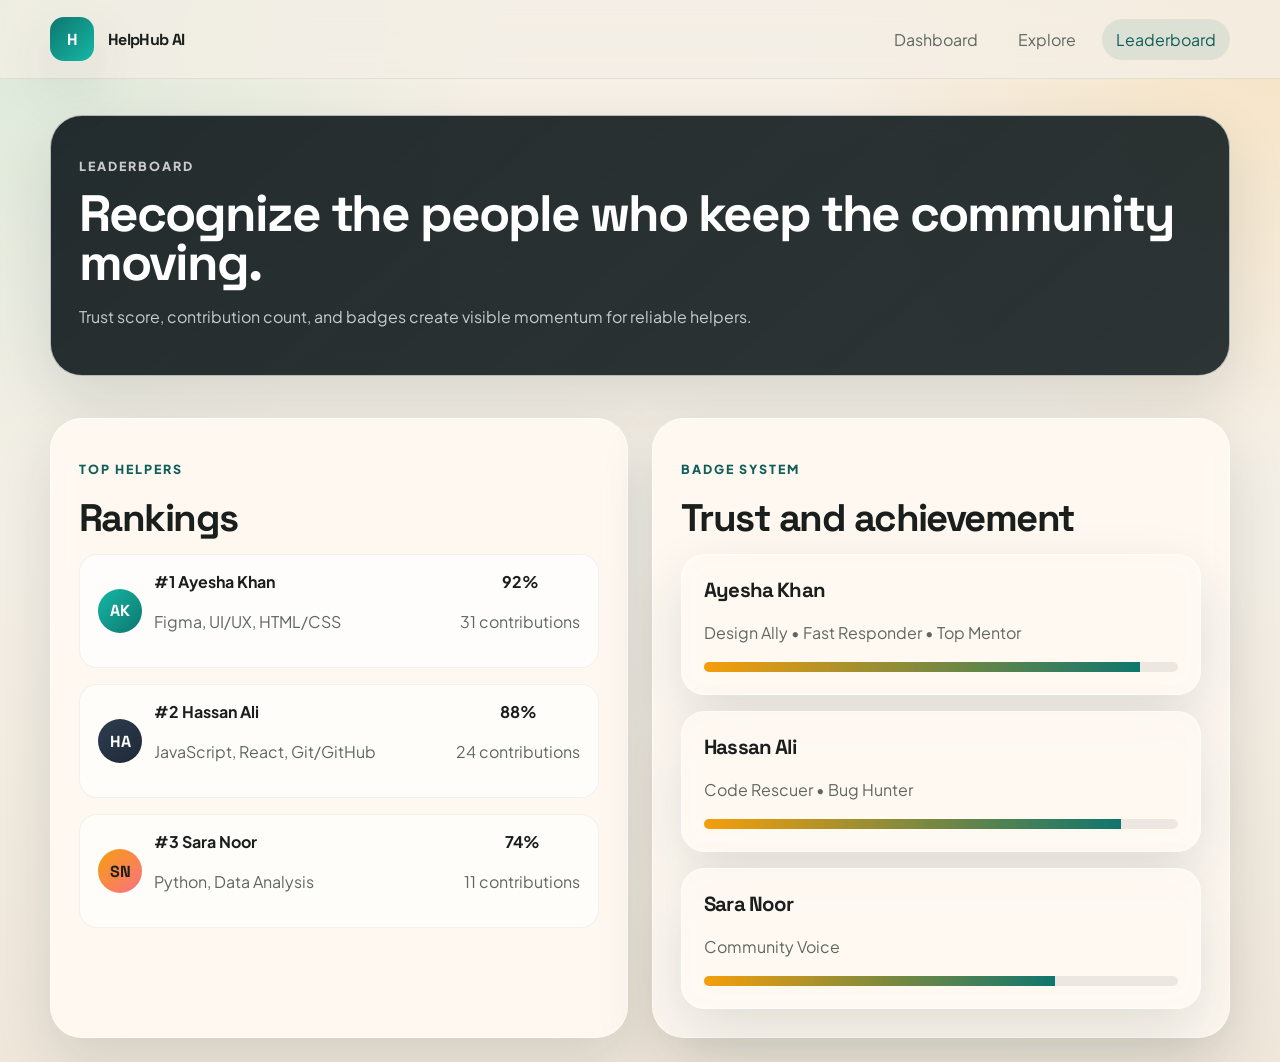
<file: coding-night/leaderboard.html>
<!DOCTYPE html>
<html lang="en">
<head>
    <meta charset="UTF-8">
    <meta name="viewport" content="width=device-width, initial-scale=1.0">
    <title>HelpHub AI | Leaderboard</title>
    <link rel="preconnect" href="https://fonts.googleapis.com">
    <link rel="preconnect" href="https://fonts.gstatic.com" crossorigin="">
    <link
        href="https://fonts.googleapis.com/css2?family=Plus+Jakarta+Sans:wght@400;500;600;700;800&amp;family=Space+Grotesk:wght@500;700&amp;display=swap"
        rel="stylesheet">
    <link rel="stylesheet" href="./assets/style.css">
</head>

<body data-page="leaderboard">
    <header class="topbar">
        <div class="container nav">
            <a class="brand" href="./index.html"><span class="brand-badge">H</span><span>HelpHub AI</span></a>
            <nav class="nav-links"><a href="./dashboard.html">Dashboard</a><a href="./explore.html">Explore</a><a
                    data-nav="leaderboard" href="./leaderboard.html" class="active">Leaderboard</a></nav>
        </div>
    </header>
    <main class="container">
        <section class="page-hero">
            <div class="panel">
                <p class="eyebrow">Leaderboard</p>
                <h1 style="font-size: clamp(2.2rem, 4vw, 4rem);">Recognize the people who keep the community moving.
                </h1>
                <p>Trust score, contribution count, and badges create visible momentum for reliable helpers.</p>
            </div>
        </section>
        <section class="leader-grid section">
            <div class="panel">
                <p class="section-kicker">Top helpers</p>
                <h2>Rankings</h2>
                <div class="rank-list" data-rank-list="">
                    <div class="rank-item">
                        <div class="user-line">
                            <div class="avatar teal">AK</div>
                            <div><strong>#1 Ayesha Khan</strong>
                                <p>Figma, UI/UX, HTML/CSS</p>
                            </div>
                        </div>
                        <div class="center"><strong>92%</strong>
                            <p>31 contributions</p>
                        </div>
                    </div>

                    <div class="rank-item">
                        <div class="user-line">
                            <div class="avatar dark">HA</div>
                            <div><strong>#2 Hassan Ali</strong>
                                <p>JavaScript, React, Git/GitHub</p>
                            </div>
                        </div>
                        <div class="center"><strong>88%</strong>
                            <p>24 contributions</p>
                        </div>
                    </div>

                    <div class="rank-item">
                        <div class="user-line">
                            <div class="avatar ">SN</div>
                            <div><strong>#3 Sara Noor</strong>
                                <p>Python, Data Analysis</p>
                            </div>
                        </div>
                        <div class="center"><strong>74%</strong>
                            <p>11 contributions</p>
                        </div>
                    </div>
                </div>
            </div>
            <div class="panel">
                <p class="section-kicker">Badge system</p>
                <h2>Trust and achievement</h2>
                <div class="stack" data-badge-showcase="">
                    <div class="badge-card">
                        <h3>Ayesha Khan</h3>
                        <p>Design Ally • Fast Responder • Top Mentor</p>
                        <div class="progress"><span style="width:92%"></span></div>
                    </div>

                    <div class="badge-card">
                        <h3>Hassan Ali</h3>
                        <p>Code Rescuer • Bug Hunter</p>
                        <div class="progress"><span style="width:88%"></span></div>
                    </div>

                    <div class="badge-card">
                        <h3>Sara Noor</h3>
                        <p>Community Voice</p>
                        <div class="progress"><span style="width:74%"></span></div>
                    </div>
                </div>
            </div>
        </section>
    </main>


</body>

</html>
</file>
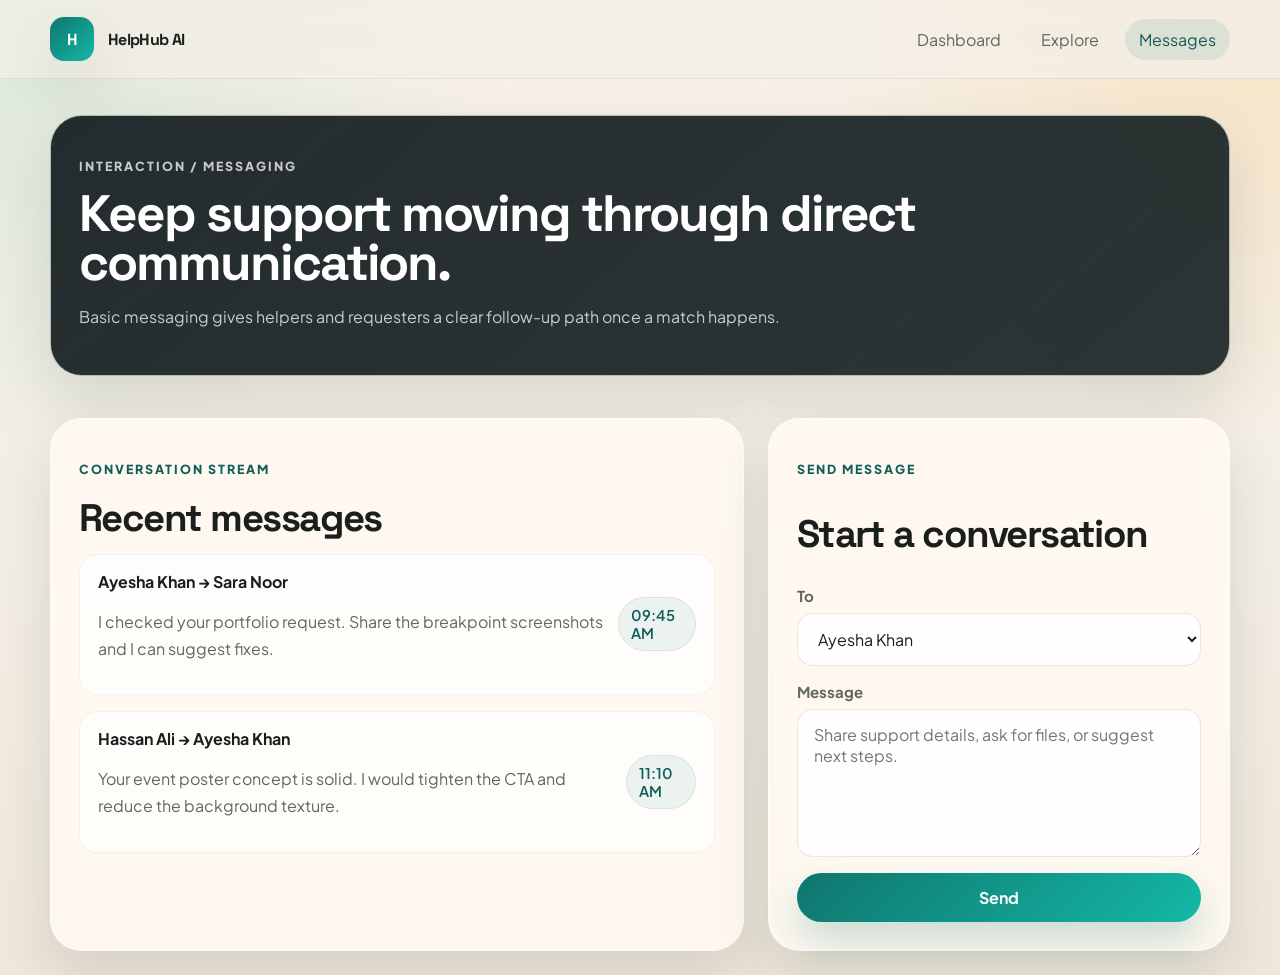
<file: coding-night/message.html>
<!DOCTYPE html>
<html lang="en">
<head>
    <meta charset="UTF-8">
    <meta name="viewport" content="width=device-width, initial-scale=1.0">
    <title>HelpHub AI | Messaging</title>
    <link rel="preconnect" href="https://fonts.googleapis.com">
    <link rel="preconnect" href="https://fonts.gstatic.com" crossorigin="">
    <link
        href="https://fonts.googleapis.com/css2?family=Plus+Jakarta+Sans:wght@400;500;600;700;800&amp;family=Space+Grotesk:wght@500;700&amp;display=swap"
        rel="stylesheet">
    <link rel="stylesheet" href="./assets/style.css">
</head>

<body data-page="messages">
    <header class="topbar">
        <div class="container nav">
            <a class="brand" href="./index.html"><span class="brand-badge">H</span><span>HelpHub AI</span></a>
            <nav class="nav-links"><a href="./dashboard.html">Dashboard</a><a href="./explore.html">Explore</a><a
                    data-nav="messages" href="./messages.html" class="active">Messages</a></nav>
        </div>
    </header>
    <main class="container">
        <section class="page-hero">
            <div class="panel">
                <p class="eyebrow">Interaction / Messaging</p>
                <h1 style="font-size: clamp(2.2rem, 4vw, 4rem);">Keep support moving through direct communication.</h1>
                <p>Basic messaging gives helpers and requesters a clear follow-up path once a match happens.</p>
            </div>
        </section>
        <section class="detail-grid section">
            <div class="panel">
                <p class="section-kicker">Conversation stream</p>
                <h2>Recent messages</h2>
                <div class="message-list" data-message-list="">
                    <div class="message-item">
                        <div><strong>Ayesha Khan → Sara Noor</strong>
                            <p>I checked your portfolio request. Share the breakpoint screenshots and I can suggest
                                fixes.</p>
                        </div><span class="tag">09:45 AM</span>
                    </div>
                    <div class="message-item">
                        <div><strong>Hassan Ali → Ayesha Khan</strong>
                            <p>Your event poster concept is solid. I would tighten the CTA and reduce the background
                                texture.</p>
                        </div><span class="tag">11:10 AM</span>
                    </div>
                </div>
            </div>
            <form class="form-card stack" data-message-form="">
                <p class="section-kicker">Send message</p>
                <h2>Start a conversation</h2>
                <div class="field"><label>To</label><select name="to">
                        <option>Ayesha Khan</option>
                        <option>Hassan Ali</option>
                        <option>Sara Noor</option>
                    </select></div>
                <div class="field"><label>Message</label><textarea name="text"
                        placeholder="Share support details, ask for files, or suggest next steps."></textarea></div>
                <button class="btn btn-primary" type="submit">Send</button>
            </form>
        </section>
    </main>


</body>

</html>
</file>
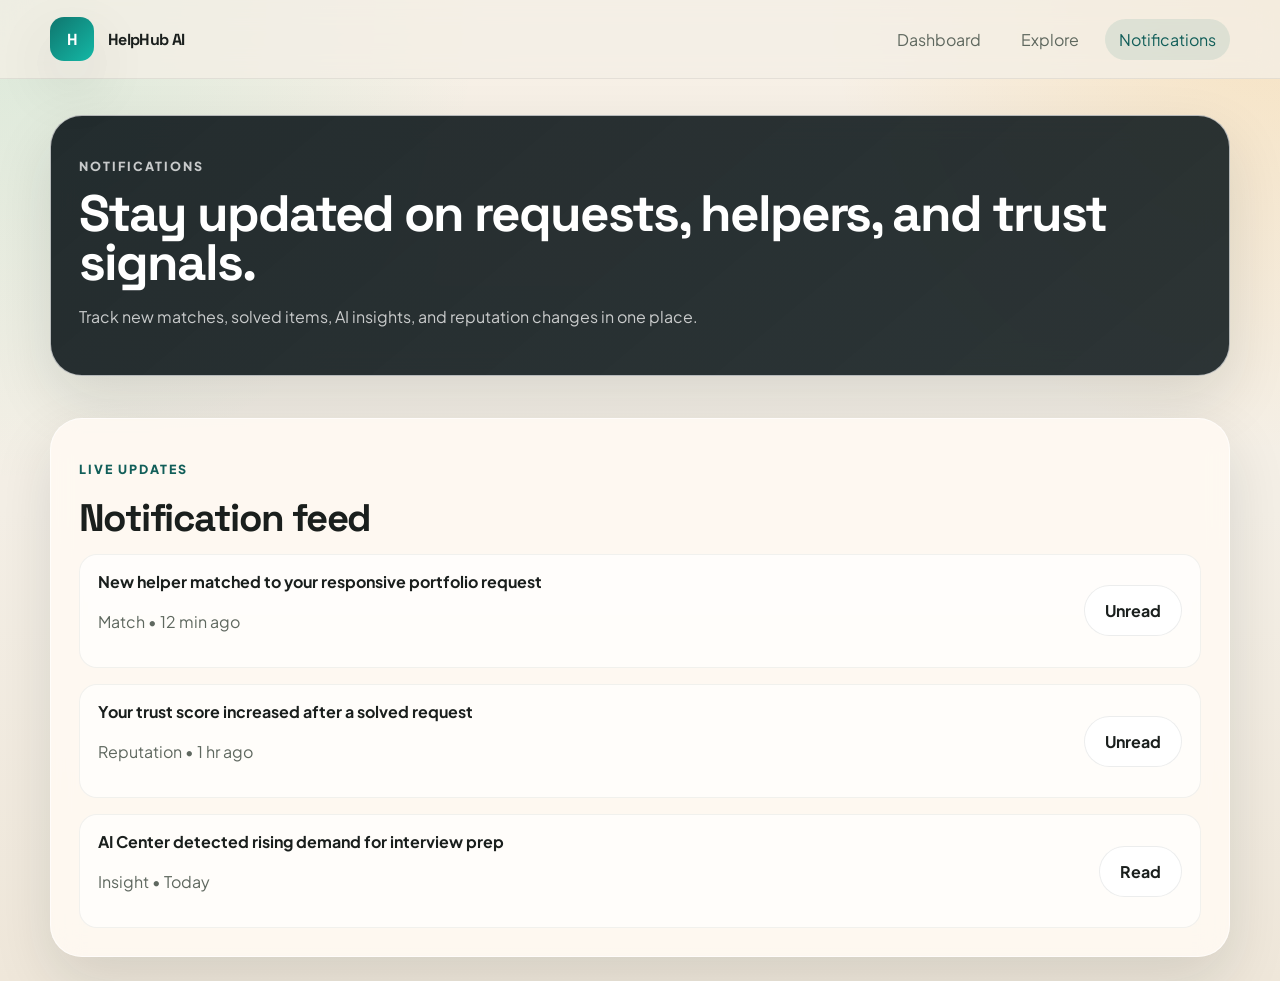
<file: coding-night/notifications.html>
<!DOCTYPE html>
<html lang="en">
<head>
    <meta charset="UTF-8">
    <meta name="viewport" content="width=device-width, initial-scale=1.0">
    <title>HelpHub AI | Notifications</title>
    <link rel="preconnect" href="https://fonts.googleapis.com">
    <link rel="preconnect" href="https://fonts.gstatic.com" crossorigin="">
    <link
        href="https://fonts.googleapis.com/css2?family=Plus+Jakarta+Sans:wght@400;500;600;700;800&amp;family=Space+Grotesk:wght@500;700&amp;display=swap"
        rel="stylesheet">
    <link rel="stylesheet" href="./assets/style.css">
</head>

<body data-page="notifications">
    <header class="topbar">
        <div class="container nav">
            <a class="brand" href="./index.html"><span class="brand-badge">H</span><span>HelpHub AI</span></a>
            <nav class="nav-links"><a href="./dashboard.html">Dashboard</a><a href="./explore.html">Explore</a><a
                    data-nav="notifications" href="./notifications.html" class="active">Notifications</a></nav>
        </div>
    </header>
    <main class="container">
        <section class="page-hero">
            <div class="panel">
                <p class="eyebrow">Notifications</p>
                <h1 style="font-size: clamp(2.2rem, 4vw, 4rem);">Stay updated on requests, helpers, and trust signals.
                </h1>
                <p>Track new matches, solved items, AI insights, and reputation changes in one place.</p>
            </div>
        </section>
        <section class="section">
            <div class="panel">
                <p class="section-kicker">Live updates</p>
                <h2>Notification feed</h2>
                <div class="notif-list" data-notif-list="">
                    <div class="notif-item">
                        <div><strong>New helper matched to your responsive portfolio request</strong>
                            <p>Match • 12 min ago</p>
                        </div><button class="btn btn-secondary" data-note="note-1">Unread</button>
                    </div>

                    <div class="notif-item">
                        <div><strong>Your trust score increased after a solved request</strong>
                            <p>Reputation • 1 hr ago</p>
                        </div><button class="btn btn-secondary" data-note="note-2">Unread</button>
                    </div>

                    <div class="notif-item">
                        <div><strong>AI Center detected rising demand for interview prep</strong>
                            <p>Insight • Today</p>
                        </div><button class="btn btn-secondary" data-note="note-3">Read</button>
                    </div>
                </div>
            </div>
        </section>
    </main>


</body>

</html>
</file>
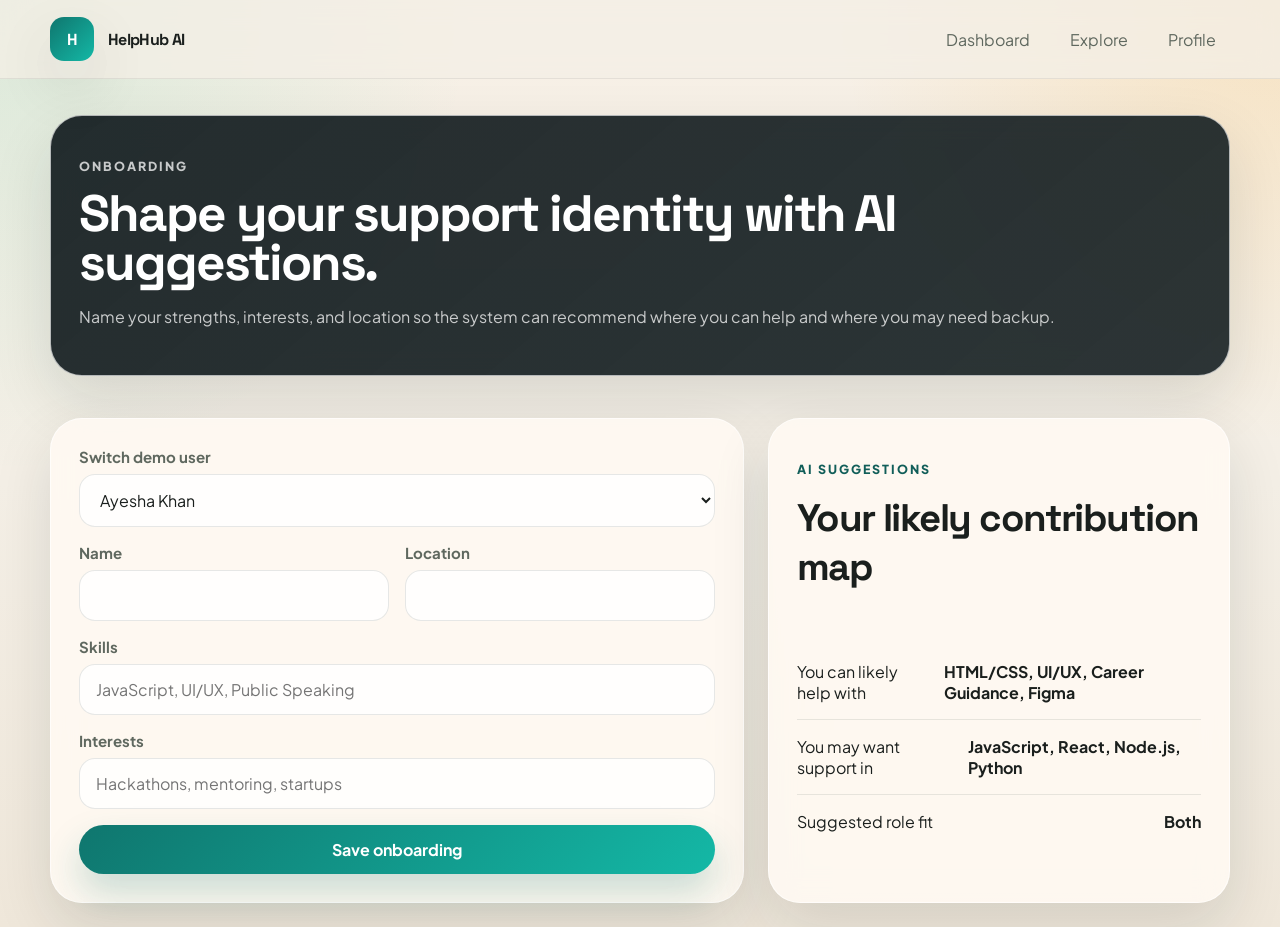
<file: coding-night/on-boarding.html>
<!DOCTYPE html>
<html lang="en">
<head>
    <meta charset="UTF-8">
    <meta name="viewport" content="width=device-width, initial-scale=1.0">
    <title>HelpHub AI | Onboarding</title>
    <link rel="preconnect" href="https://fonts.googleapis.com">
    <link rel="preconnect" href="https://fonts.gstatic.com" crossorigin="">
    <link
        href="https://fonts.googleapis.com/css2?family=Plus+Jakarta+Sans:wght@400;500;600;700;800&amp;family=Space+Grotesk:wght@500;700&amp;display=swap"
        rel="stylesheet">
    <link rel="stylesheet" href="./assets/style.css">
</head>

<body data-page="onboarding">
    <header class="topbar">
        <div class="container nav">
            <a class="brand" href="/"><span class="brand-badge">H</span><span>HelpHub AI</span></a>
            <nav class="nav-links"><a href="./dashboard.html">Dashboard</a><a href="./explore.html">Explore</a><a
                    href="./profile.html">Profile</a></nav>
        </div>
    </header>
    <main class="container">
        <section class="page-hero">
            <div class="panel">
                <p class="eyebrow">Onboarding</p>
                <h1 style="font-size: clamp(2.2rem, 4vw, 4rem);">Shape your support identity with AI suggestions.</h1>
                <p>Name your strengths, interests, and location so the system can recommend where you can help and where
                    you may need backup.</p>
            </div>
        </section>
        <section class="two-col section">
            <form class="form-card stack" data-onboarding-form="">
                <div class="field"><label>Switch demo user</label><select data-user-switch="">
                        <option value="user-1">Ayesha Khan</option>
                        <option value="user-2">Hassan Ali</option>
                        <option value="user-3">Sara Noor</option>
                    </select></div>
                <div class="form-grid">
                    <div class="field"><label>Name</label><input name="name" type="text"></div>
                    <div class="field"><label>Location</label><input name="location" type="text"></div>
                    <div class="field-full"><label>Skills</label><input name="skills" type="text"
                            placeholder="JavaScript, UI/UX, Public Speaking"></div>
                    <div class="field-full"><label>Interests</label><input name="interests" type="text"
                            placeholder="Hackathons, mentoring, startups"></div>
                </div>
                <button class="btn btn-primary" type="submit">Save onboarding</button>
            </form>
            <aside class="panel stack">
                <div>
                    <p class="section-kicker">AI suggestions</p>
                    <h2>Your likely contribution map</h2>
                </div>
                <div data-onboarding-ai="">
                    <div class="metric"><span>You can likely help with</span><strong>HTML/CSS, UI/UX, Career Guidance,
                            Figma</strong></div>
                    <div class="metric"><span>You may want support in</span><strong>JavaScript, React, Node.js,
                            Python</strong></div>
                    <div class="metric"><span>Suggested role fit</span><strong>Both</strong></div>
                </div>
            </aside>
        </section>
    </main>


</body>

</html>
</file>
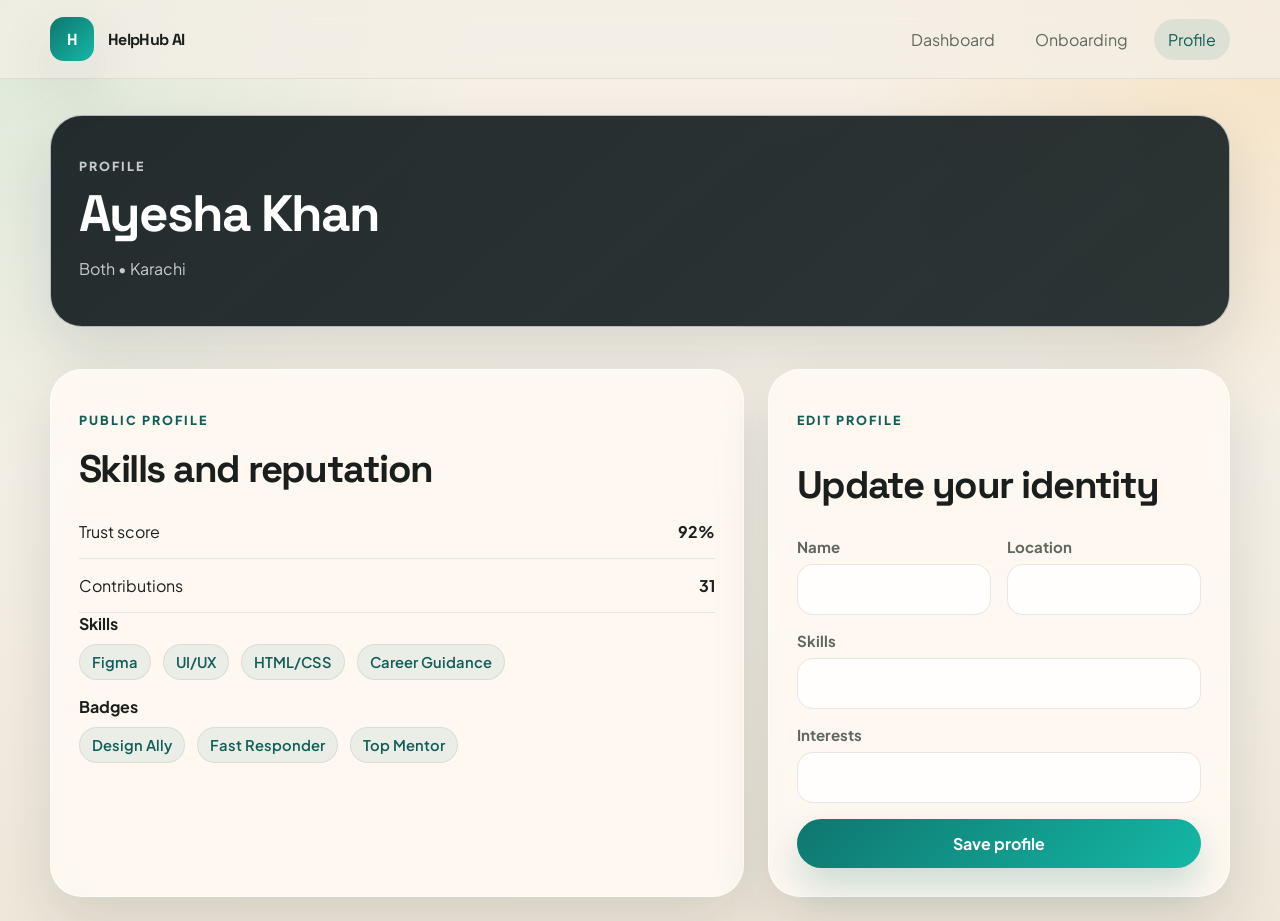
<file: coding-night/profile.html>
<!DOCTYPE html>
<html lang="en">
<head>
    <meta charset="UTF-8">
    <meta name="viewport" content="width=device-width, initial-scale=1.0">
    <title>HelpHub AI | Profile</title>
    <link rel="preconnect" href="https://fonts.googleapis.com">
    <link rel="preconnect" href="https://fonts.gstatic.com" crossorigin="">
    <link
        href="https://fonts.googleapis.com/css2?family=Plus+Jakarta+Sans:wght@400;500;600;700;800&amp;family=Space+Grotesk:wght@500;700&amp;display=swap"
        rel="stylesheet">
    <link rel="stylesheet" href="./assets/style.css">
</head>

<body data-page="profile">
    <header class="topbar">
        <div class="container nav">
            <a class="brand" href="./index.html"><span class="brand-badge">H</span><span>HelpHub AI</span></a>
            <nav class="nav-links"><a href="./dashboard.html">Dashboard</a><a href="./on-boarding.html">Onboarding</a><a
                    data-nav="profile" href="./profile.html" class="active">Profile</a></nav>
        </div>
    </header>
    <main class="container">
        <section class="page-hero">
            <div class="panel">
                <p class="eyebrow">Profile</p>
                <h1 style="font-size: clamp(2.2rem, 4vw, 4rem);" data-profile-name="">Ayesha Khan</h1>
                <p><span data-profile-role="">Both</span> • <span data-profile-location="">Karachi</span></p>
            </div>
        </section>
        <section class="profile-grid section">
            <div class="stack">
                <div class="panel">
                    <p class="section-kicker">Public profile</p>
                    <h2>Skills and reputation</h2>
                    <div class="metric"><span>Trust score</span><strong data-profile-trust="">92%</strong></div>
                    <div class="metric"><span>Contributions</span><strong data-profile-contributions="">31</strong>
                    </div>
                    <div class="stack">
                        <div><strong>Skills</strong>
                            <div class="tag-row" data-profile-skills="" style="margin-top:10px;"><span
                                    class="tag">Figma</span><span class="tag">UI/UX</span><span
                                    class="tag">HTML/CSS</span><span class="tag">Career Guidance</span></div>
                        </div>
                        <div><strong>Badges</strong>
                            <div class="tag-row" data-profile-badges="" style="margin-top:10px;"><span
                                    class="tag">Design Ally</span><span class="tag">Fast Responder</span><span
                                    class="tag">Top Mentor</span></div>
                        </div>
                    </div>
                </div>
            </div>
            <form class="form-card stack" data-profile-form="">
                <p class="section-kicker">Edit profile</p>
                <h2>Update your identity</h2>
                <div class="profile-form">
                    <div class="field"><label>Name</label><input name="name" type="text"></div>
                    <div class="field"><label>Location</label><input name="location" type="text"></div>
                    <div class="field-full"><label>Skills</label><input name="skills" type="text"></div>
                    <div class="field-full"><label>Interests</label><input name="interests" type="text"></div>
                </div>
                <button class="btn btn-primary" type="submit">Save profile</button>
            </form>
        </section>
    </main>


</body>

</html>
</file>
<file: coding-night/assets/style.css>
:root {
  --bg: #f4efe6;
  --surface: rgba(255, 250, 243, 0.88);
  --surface-strong: #fffaf3;
  --surface-dark: #1d2d2a;
  --text: #1a1f1d;
  --muted: #5f685f;
  --line: rgba(34, 54, 47, 0.1);
  --primary: #0f766e;
  --primary-strong: #115e59;
  --accent: #f59e0b;
  --danger: #dc2626;
  --success: #15803d;
  --shadow: 0 24px 60px rgba(17, 33, 29, 0.12);
  --radius-xl: 32px;
  --radius-lg: 22px;
  --container: 1180px;
  --heading-font: "Space Grotesk", "Segoe UI", sans-serif;
  --body-font: "Plus Jakarta Sans", "Segoe UI", sans-serif;
}

* {
  box-sizing: border-box;
}

html {
  scroll-behavior: smooth;
}

body {
  margin: 0;
  font-family: var(--body-font);
  color: var(--text);
  background:
    radial-gradient(circle at top left, rgba(16, 185, 129, 0.12), transparent 30%),
    radial-gradient(circle at top right, rgba(245, 158, 11, 0.16), transparent 28%),
    linear-gradient(180deg, #f7f0e6 0%, #f4efe6 52%, #efe7da 100%);
  min-height: 100vh;
}

a {
  color: inherit;
  text-decoration: none;
}

img {
  max-width: 100%;
  display: block;
}

button,
input,
select,
textarea {
  font: inherit;
}

.container {
  width: min(var(--container), calc(100% - 32px));
  margin: 0 auto;
}

.site-shell {
  padding-bottom: 48px;
}

.topbar {
  position: sticky;
  top: 0;
  z-index: 20;
  backdrop-filter: blur(14px);
  background: rgba(244, 239, 230, 0.78);
  border-bottom: 1px solid rgba(29, 45, 42, 0.08);
}

.nav {
  display: flex;
  align-items: center;
  justify-content: space-between;
  gap: 20px;
  min-height: 78px;
}

.brand {
  display: inline-flex;
  align-items: center;
  gap: 14px;
  font-family: var(--heading-font);
  font-weight: 700;
  letter-spacing: -0.04em;
}

.brand-badge {
  width: 44px;
  height: 44px;
  display: grid;
  place-items: center;
  border-radius: 14px;
  background: linear-gradient(135deg, #0f766e 0%, #14b8a6 100%);
  color: white;
  box-shadow: var(--shadow);
}

.nav-links,
.nav-actions,
.tag-row,
.info-row,
.card-meta,
.user-line,
.row {
  display: flex;
  align-items: center;
  gap: 12px;
  flex-wrap: wrap;
}

.nav-links a {
  padding: 10px 14px;
  border-radius: 999px;
  color: var(--muted);
  transition: 0.2s ease;
}

.nav-links a:hover,
.nav-links a.active {
  background: rgba(15, 118, 110, 0.1);
  color: var(--primary-strong);
}

.pill,
.tag {
  display: inline-flex;
  align-items: center;
  gap: 8px;
  padding: 8px 12px;
  border-radius: 999px;
  background: rgba(255, 255, 255, 0.65);
  border: 1px solid rgba(17, 33, 29, 0.08);
  color: var(--muted);
}

.tag {
  background: rgba(15, 118, 110, 0.08);
  color: var(--primary-strong);
  font-size: 0.92rem;
  font-weight: 600;
}

.tag.urgent {
  background: rgba(220, 38, 38, 0.1);
  color: var(--danger);
}

.tag.success {
  background: rgba(21, 128, 61, 0.1);
  color: var(--success);
}

.btn {
  display: inline-flex;
  align-items: center;
  justify-content: center;
  gap: 10px;
  border: 0;
  border-radius: 999px;
  padding: 14px 20px;
  font-weight: 700;
  cursor: pointer;
  transition: transform 0.2s ease, box-shadow 0.2s ease, background 0.2s ease;
}

.btn:hover {
  transform: translateY(-2px);
}

.btn-primary {
  background: linear-gradient(135deg, var(--primary) 0%, #14b8a6 100%);
  color: white;
  box-shadow: 0 18px 36px rgba(15, 118, 110, 0.22);
}

.btn-secondary {
  background: white;
  color: var(--text);
  border: 1px solid rgba(17, 33, 29, 0.08);
}

.hero {
  padding: 60px 0 34px;
}

.hero-grid,
.two-col,
.dashboard-grid,
.detail-grid,
.profile-grid,
.admin-grid,
.leader-grid,
.feed-grid {
  display: grid;
  gap: 24px;
}

.hero-grid,
.two-col,
.dashboard-grid,
.detail-grid,
.profile-grid,
.admin-grid {
  grid-template-columns: 1.2fr 0.8fr;
}

.leader-grid {
  grid-template-columns: 1fr 1fr;
}

.feed-grid {
  grid-template-columns: 0.84fr 1.16fr;
}

.glass-card,
.panel,
.stat-card,
.feature-card,
.request-card,
.timeline-item,
.badge-card,
.auth-card,
.form-card {
  background: var(--surface);
  border: 1px solid rgba(255, 255, 255, 0.58);
  box-shadow: var(--shadow);
  backdrop-filter: blur(14px);
}

.hero-copy,
.hero-panel,
.panel,
.auth-card,
.form-card {
  border-radius: var(--radius-xl);
  padding: 28px;
}

.hero-copy {
  background: linear-gradient(160deg, rgba(255, 250, 243, 0.9) 0%, rgba(246, 240, 230, 0.85) 100%);
}

.eyebrow,
.section-kicker {
  text-transform: uppercase;
  letter-spacing: 0.16em;
  font-size: 0.78rem;
  color: var(--primary-strong);
  font-weight: 800;
}

h1,
h2,
h3,
h4 {
  margin: 0 0 12px;
  font-family: var(--heading-font);
  letter-spacing: -0.04em;
}

h1 {
  font-size: clamp(2.7rem, 5vw, 5rem);
  line-height: 0.95;
}

h2 {
  font-size: clamp(1.8rem, 3vw, 3rem);
}

h3 {
  font-size: 1.28rem;
}

p {
  color: var(--muted);
  line-height: 1.7;
}

.hero-actions,
.stats-grid,
.card-grid,
.mini-grid,
.stack,
.form-grid,
.auth-grid,
.profile-form,
.notif-list,
.rank-list,
.helper-list,
.message-list {
  display: grid;
  gap: 16px;
}

.hero-actions {
  margin-top: 24px;
  grid-template-columns: repeat(2, max-content);
}

.hero-panel {
  position: relative;
  overflow: hidden;
  background: linear-gradient(180deg, #173430 0%, #102926 100%);
  color: white;
}

.hero-panel p,
.page-hero .panel p,
.auth-side p,
.auth-side li {
  color: rgba(255, 255, 255, 0.75);
}

.hero-panel::after {
  content: "";
  position: absolute;
  inset: auto -10% -32% auto;
  width: 260px;
  height: 260px;
  background: radial-gradient(circle, rgba(20, 184, 166, 0.45), transparent 65%);
}

.orb {
  position: absolute;
  inset: 24px 24px auto auto;
  width: 82px;
  height: 82px;
  border-radius: 50%;
  background: radial-gradient(circle at 30% 30%, #fde68a, #f59e0b);
  opacity: 0.85;
}

.stats-grid {
  margin-top: 20px;
  grid-template-columns: repeat(3, 1fr);
}

.card-grid {
  grid-template-columns: repeat(3, 1fr);
}

.mini-grid {
  grid-template-columns: repeat(4, 1fr);
}

.stat-card,
.feature-card,
.request-card,
.timeline-item,
.badge-card {
  border-radius: 24px;
  padding: 22px;
}

.stat-value {
  font-family: var(--heading-font);
  font-size: 2rem;
  font-weight: 700;
}

.section {
  padding: 24px 0;
}

.section-head {
  display: flex;
  align-items: end;
  justify-content: space-between;
  gap: 20px;
  margin-bottom: 20px;
}

.page-hero {
  padding: 36px 0 18px;
}

.page-hero .panel {
  background: linear-gradient(140deg, rgba(20, 29, 32, 0.93), rgba(16, 26, 29, 0.88));
  color: white;
}

.panel,
.auth-card,
.form-card {
  border: 1px solid rgba(255, 255, 255, 0.66);
}

.metric,
.list-item,
.rank-item,
.helper-item,
.notif-item,
.message-item {
  display: flex;
  align-items: center;
  justify-content: space-between;
  gap: 14px;
  padding: 16px 0;
  border-bottom: 1px solid var(--line);
}

.list-item:last-child,
.metric:last-child {
  border-bottom: 0;
}

.rank-item,
.helper-item,
.notif-item,
.message-item {
  padding: 16px 18px;
  border-radius: 18px;
  background: rgba(255, 255, 255, 0.72);
  border: 1px solid rgba(17, 33, 29, 0.06);
}

.progress {
  height: 10px;
  border-radius: 999px;
  background: rgba(17, 33, 29, 0.08);
  overflow: hidden;
}

.progress>span {
  display: block;
  height: 100%;
  background: linear-gradient(90deg, var(--accent), var(--primary));
}

.form-grid,
.auth-grid,
.profile-form {
  grid-template-columns: repeat(2, 1fr);
}

.field,
.field-full {
  display: grid;
  gap: 8px;
}

.field-full {
  grid-column: 1 / -1;
}

label {
  font-size: 0.94rem;
  color: var(--muted);
  font-weight: 700;
}

input,
select,
textarea {
  width: 100%;
  border: 1px solid rgba(17, 33, 29, 0.1);
  background: rgba(255, 255, 255, 0.78);
  color: var(--text);
  padding: 14px 16px;
  border-radius: 16px;
  outline: none;
}

textarea {
  min-height: 148px;
  resize: vertical;
}

input:focus,
select:focus,
textarea:focus {
  border-color: rgba(15, 118, 110, 0.45);
  box-shadow: 0 0 0 4px rgba(15, 118, 110, 0.08);
}

.auth-layout {
  min-height: calc(100vh - 79px);
  display: grid;
  place-items: center;
  padding: 32px 0 48px;
}

.auth-wrap {
  width: min(1120px, 100%);
  display: grid;
  gap: 24px;
  grid-template-columns: 1fr 1fr;
}

.auth-card,
.auth-side {
  padding: 30px;
}

.auth-side {
  border-radius: var(--radius-xl);
  background: linear-gradient(155deg, #173430, #102926);
  color: white;
  position: relative;
  overflow: hidden;
}

.auth-side ul {
  padding-left: 20px;
  line-height: 1.8;
}

.avatar {
  width: 44px;
  height: 44px;
  border-radius: 50%;
  display: grid;
  place-items: center;
  background: linear-gradient(135deg, var(--accent), #fb7185);
  color: #1d1d1d;
  font-family: var(--heading-font);
  font-weight: 800;
}

.avatar.teal {
  background: linear-gradient(135deg, #14b8a6, #0f766e);
  color: white;
}

.avatar.dark {
  background: linear-gradient(135deg, #2c3e50, #1f2937);
  color: white;
}

.table {
  width: 100%;
  border-collapse: collapse;
}

.table th,
.table td {
  text-align: left;
  padding: 14px 12px;
  border-bottom: 1px solid var(--line);
  vertical-align: top;
}

.table th {
  color: var(--muted);
  font-weight: 700;
}

.footer {
  padding: 26px 0 42px;
  color: var(--muted);
}

.center {
  text-align: center;
}

.toast-wrap {
  position: fixed;
  right: 16px;
  bottom: 16px;
  z-index: 40;
  display: grid;
  gap: 10px;
}

.toast {
  min-width: 260px;
  max-width: 320px;
  padding: 16px 18px;
  border-radius: 18px;
  background: #173430;
  color: white;
  box-shadow: var(--shadow);
  animation: slideUp 0.3s ease;
}

@keyframes slideUp {
  from {
    opacity: 0;
    transform: translateY(16px);
  }

  to {
    opacity: 1;
    transform: translateY(0);
  }
}

.fade-in {
  opacity: 0;
  transform: translateY(16px);
  animation: reveal 0.65s ease forwards;
}

.fade-in:nth-child(2) {
  animation-delay: 0.08s;
}

.fade-in:nth-child(3) {
  animation-delay: 0.16s;
}

.fade-in:nth-child(4) {
  animation-delay: 0.24s;
}

@keyframes reveal {
  to {
    opacity: 1;
    transform: translateY(0);
  }
}

@media (max-width: 980px) {

  .hero-grid,
  .two-col,
  .dashboard-grid,
  .detail-grid,
  .profile-grid,
  .feed-grid,
  .leader-grid,
  .admin-grid,
  .auth-wrap {
    grid-template-columns: 1fr;
  }

  .card-grid,
  .mini-grid,
  .stats-grid,
  .form-grid,
  .auth-grid,
  .profile-form {
    grid-template-columns: 1fr 1fr;
  }

  .nav {
    padding: 12px 0;
    align-items: flex-start;
    flex-direction: column;
  }

  .hero-actions {
    grid-template-columns: 1fr;
  }
}

@media (max-width: 680px) {

  .card-grid,
  .mini-grid,
  .stats-grid,
  .form-grid,
  .auth-grid,
  .profile-form {
    grid-template-columns: 1fr;
  }

  .container {
    width: min(var(--container), calc(100% - 20px));
  }

  .hero-copy,
  .hero-panel,
  .panel,
  .auth-card,
  .auth-side,
  .form-card,
  .stat-card,
  .feature-card,
  .request-card {
    padding: 22px;
  }

  h1 {
    font-size: 2.6rem;
  }
}
</file>
